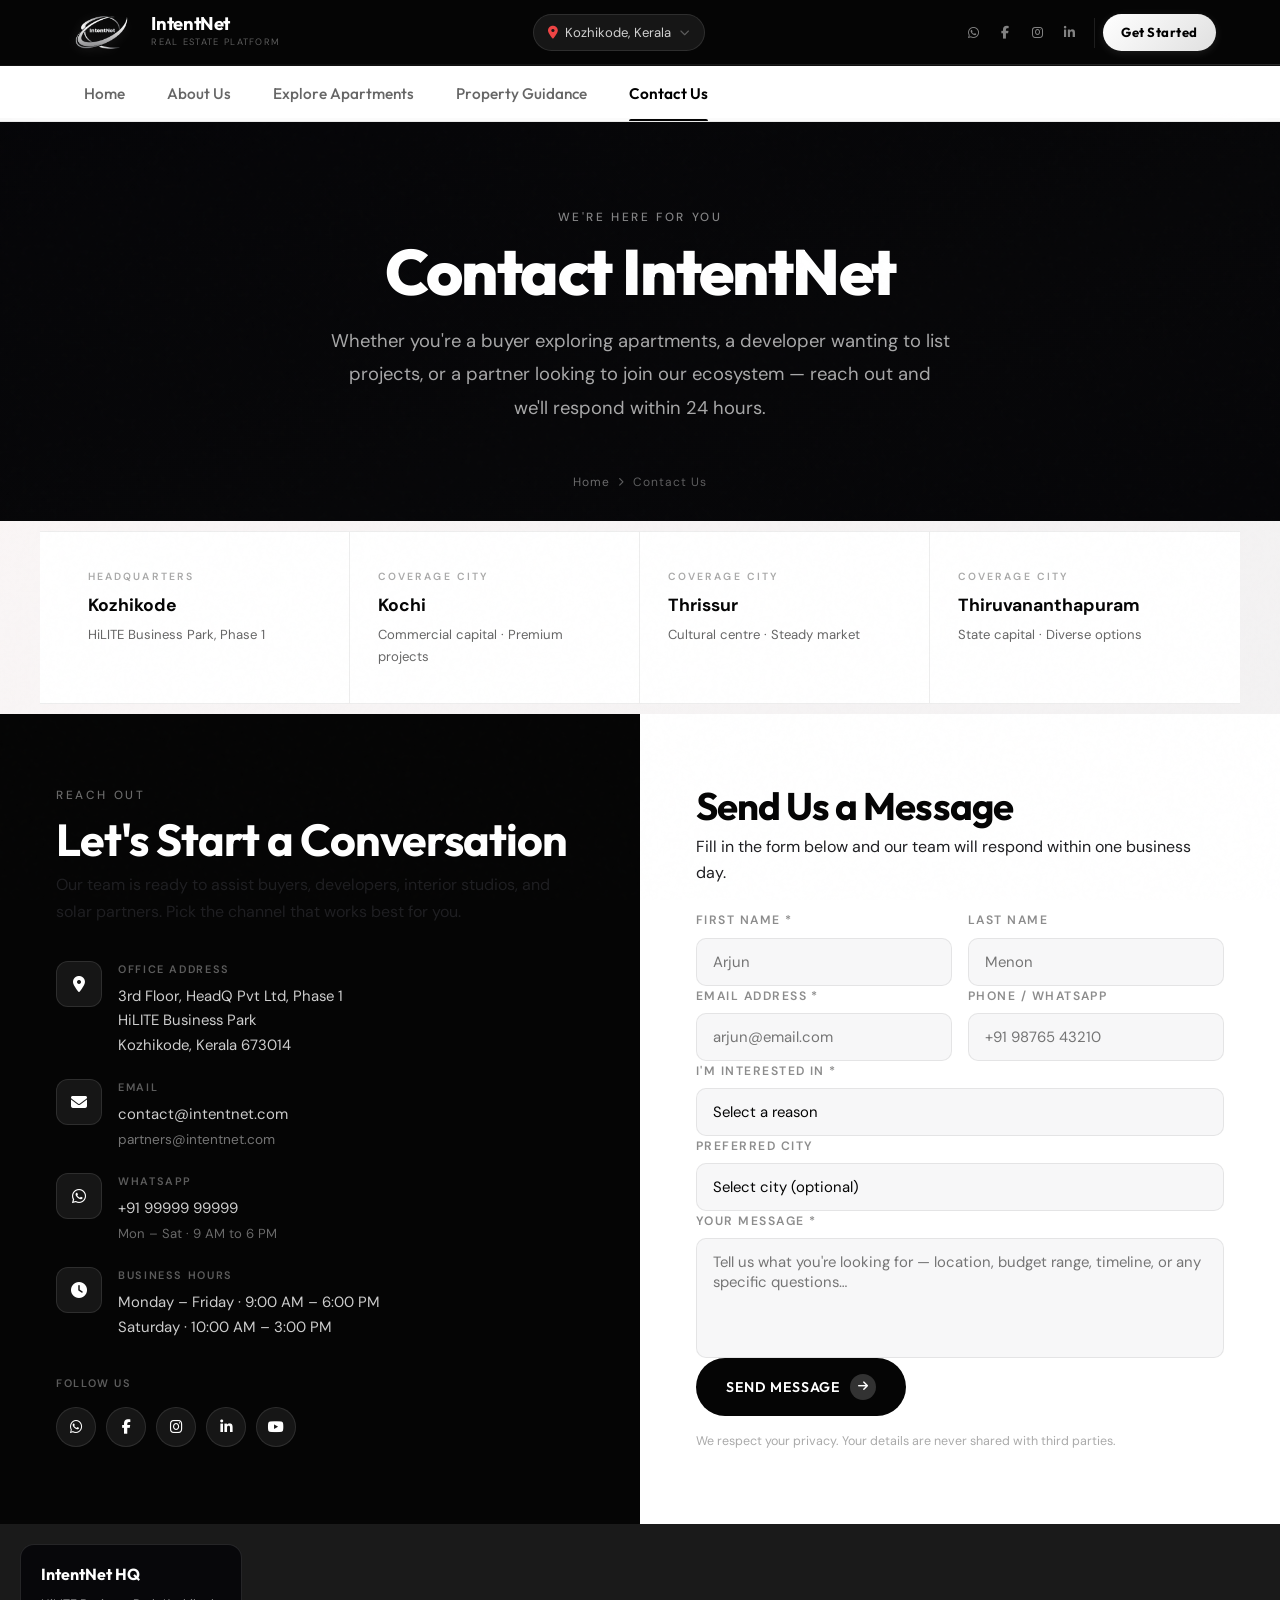
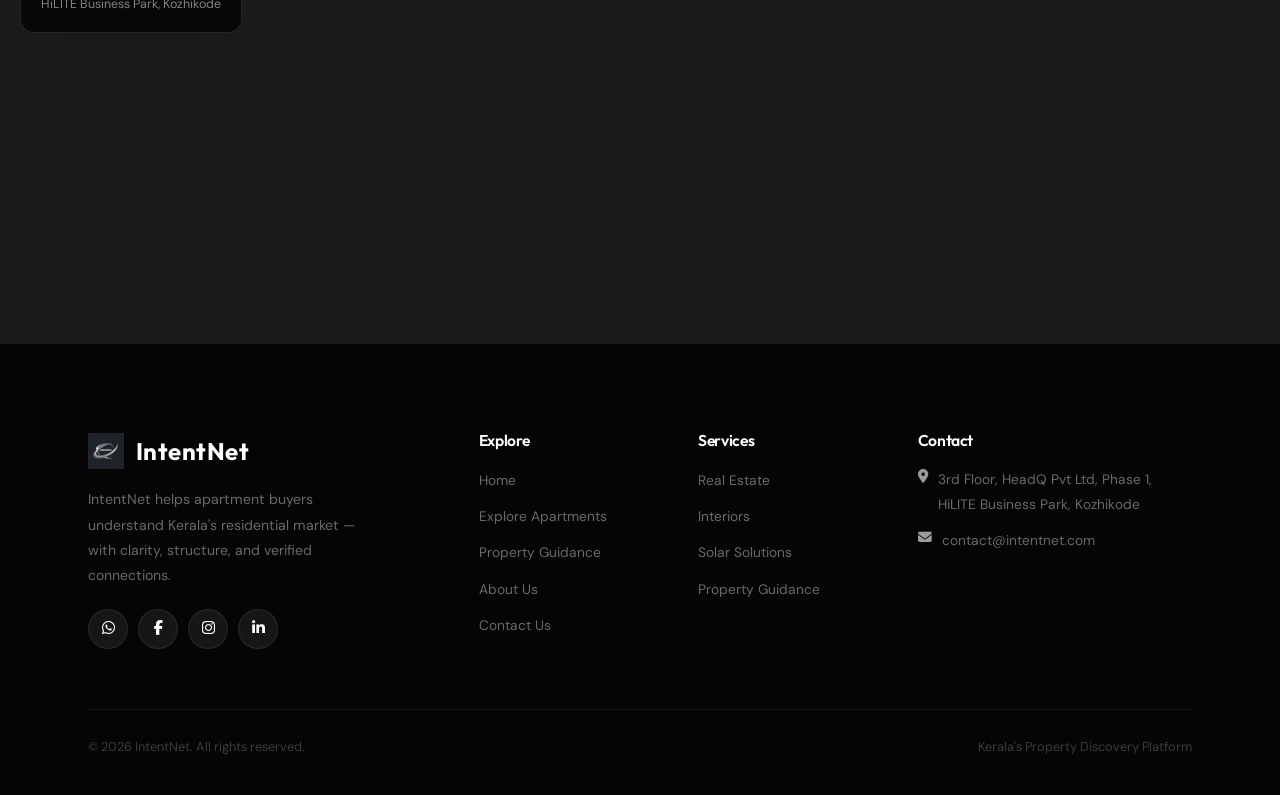
<file: contact.html>
<!DOCTYPE html>
<html lang="en">

<head>
  <meta charset="UTF-8">
  <meta name="viewport" content="width=device-width, initial-scale=1.0">
  <title>Contact Us — IntentNet | Kerala Real Estate</title>
  <link rel="icon" href="assets/favicon/favicon.ico" type="image/x-icon">
  <link
    href="https://fonts.googleapis.com/css2?family=Outfit:wght@300;400;500;600;700;800;900&family=DM+Sans:ital,opsz,wght@0,9..40,300;0,9..40,400;0,9..40,500;0,9..40,600;1,9..40,300&family=Cormorant+Garamond:ital,wght@0,400;0,600;1,400&display=swap"
    rel="stylesheet">
  <link rel="stylesheet" href="https://cdnjs.cloudflare.com/ajax/libs/font-awesome/6.4.0/css/all.min.css">
  <link rel="stylesheet" href="styles.css">
  <link rel="stylesheet" href="page-styles.css">
</head>

<body class="page-offset">

  <!-- PAGE LOADER -->
  <!-- <div class="page-loader" id="pageLoader">
  <div class="loader-content">
    <img src="assets/logo/intentnet-logo.png" alt="IntentNet">
    <div class="loader-spinner"></div>
  </div>
</div> -->

  <div class="pbar" id="pbar"></div>

  <!-- ===== NAVBAR ===== -->
  <nav class="navbar" id="navbar">
    <div class="nt">
      <a href="index.html" class="nl">
        <img src="assets/logo/intentnet-logo.png" alt="IntentNet" onerror="this.style.display='none'">
        <div class="nl-text"><strong>IntentNet</strong><span>Real Estate Platform</span></div>
      </a>
      <div class="nav-loc">
        <i class="fa-solid fa-location-dot pin"></i>
        <span>Kozhikode, Kerala</span>
        <i class="fa-solid fa-chevron-down chev"></i>
      </div>
      <div class="nr">
        <div class="nsoc">
          <a href="#"><i class="fa-brands fa-whatsapp"></i></a>
          <a href="#"><i class="fa-brands fa-facebook-f"></i></a>
          <a href="#"><i class="fa-brands fa-instagram"></i></a>
          <a href="#"><i class="fa-brands fa-linkedin-in"></i></a>
        </div>
        <a href="contact.html" class="nav-pill">Get Started</a>
        <button class="ham" id="ham" aria-label="Open menu"><span></span><span></span><span></span></button>
      </div>
    </div>
    <div class="nb">
      <div class="nb-links">
        <a href="index.html">Home</a>
        <a href="about.html">About Us</a>
        <a href="explore_apartments.html">Explore Apartments</a>
        <a href="property_guidance.html">Property Guidance</a>
        <a href="contact.html" class="active">Contact Us</a>
      </div>
    </div>
  </nav>

  <!-- ===== MOBILE MENU ===== -->
  <div class="mob-menu" id="mobMenu">
    <button class="mob-close" id="mc"><i class="fa-solid fa-xmark"></i></button>
    <nav class="mob-nav">
      <a href="index.html"><i class="fa-solid fa-house"></i> Home</a>
      <a href="explore_apartments.html"><i class="fa-solid fa-building"></i> Explore Apartments</a>
      <a href="property_guidance.html"><i class="fa-solid fa-handshake"></i> Property Guidance</a>
      <a href="about.html"><i class="fa-solid fa-users"></i> About Us</a>
      <a href="contact.html"><i class="fa-solid fa-envelope"></i> Contact Us</a>
    </nav>
    <div class="mob-soc">
      <a href="#"><i class="fa-brands fa-whatsapp"></i></a>
      <a href="#"><i class="fa-brands fa-facebook-f"></i></a>
      <a href="#"><i class="fa-brands fa-instagram"></i></a>
      <a href="#"><i class="fa-brands fa-linkedin-in"></i></a>
    </div>
  </div>

  <!-- ===== PAGE HERO ===== -->
  <section class="pg-hero" style="min-height:340px;">
    <div class="pg-hero-bg"
      style="background-image:url('https://images.unsplash.com/photo-1600607687644-aac4c15cecb1?auto=format&fit=crop&w=2000&q=80');">
    </div>
    <div class="pg-hero-ov"></div>
    <div class="pg-hero-content rv" style="padding:90px 5% 60px;">
      <span class="kicker">We're Here for You</span>
      <h1>Contact IntentNet</h1>
      <p>Whether you're a buyer exploring apartments, a developer wanting to list projects, or a partner looking to join
        our ecosystem — reach out and we'll respond within 24 hours.</p>
    </div>
    <div class="pg-breadcrumb">
      <a href="index.html">Home</a>
      <i class="fa-solid fa-chevron-right"></i>
      <span>Contact Us</span>
    </div>
  </section>

  <!-- ===== CITY COVERAGE STRIP ===== -->
  <div class="contact-cities section-space" style="margin-top: 10px;margin-bottom:10px;">
    <div class="cc-item rv">
      <span class="cc-city">Headquarters</span>
      <div class="cc-name">Kozhikode</div>
      <div class="cc-note">HiLITE Business Park, Phase 1</div>
    </div>
    <div class="cc-item rv" style="transition-delay:.1s">
      <span class="cc-city">Coverage City</span>
      <div class="cc-name">Kochi</div>
      <div class="cc-note">Commercial capital · Premium projects</div>
    </div>
    <div class="cc-item rv" style="transition-delay:.2s">
      <span class="cc-city">Coverage City</span>
      <div class="cc-name">Thrissur</div>
      <div class="cc-note">Cultural centre · Steady market</div>
    </div>
    <div class="cc-item rv" style="transition-delay:.3s">
      <span class="cc-city">Coverage City</span>
      <div class="cc-name">Thiruvananthapuram</div>
      <div class="cc-note">State capital · Diverse options</div>
    </div>
  </div>

  <!-- ===== CONTACT LAYOUT: INFO LEFT + FORM RIGHT ===== -->
  <div class="contact-layout section-spacea">

    <!-- LEFT: contact info -->
    <div class="contact-info rl">
      <div>
        <span class="kicker" style="color:rgba(255,255,255,.4);">Reach Out</span>
        <h2>Let's Start a Conversation</h2>
        <p>Our team is ready to assist buyers, developers, interior studios, and solar partners. Pick the channel that
          works best for you.</p>
      </div>

      <div class="ci-items">
        <div class="ci-item">
          <div class="ci-ic"><i class="fa-solid fa-location-dot"></i></div>
          <div>
            <span class="ci-label">Office Address</span>
            <div class="ci-val">3rd Floor, HeadQ Pvt Ltd, Phase 1<br>HiLITE Business Park<br>Kozhikode, Kerala 673014
            </div>
          </div>
        </div>
        <div class="ci-item">
          <div class="ci-ic"><i class="fa-solid fa-envelope"></i></div>
          <div>
            <span class="ci-label">Email</span>
            <div class="ci-val">
              <a href="mailto:contact@intentnet.com">contact@intentnet.com</a><br>
              <a href="mailto:partners@intentnet.com"
                style="color:rgba(255,255,255,.45);font-size:.85rem;">partners@intentnet.com</a>
            </div>
          </div>
        </div>
        <div class="ci-item">
          <div class="ci-ic"><i class="fa-brands fa-whatsapp"></i></div>
          <div>
            <span class="ci-label">WhatsApp</span>
            <div class="ci-val">
              <a href="https://wa.me/919999999999" target="_blank" rel="noopener">+91 99999 99999</a><br>
              <span style="font-size:.82rem;color:rgba(255,255,255,.4);">Mon – Sat · 9 AM to 6 PM</span>
            </div>
          </div>
        </div>
        <div class="ci-item">
          <div class="ci-ic"><i class="fa-solid fa-clock"></i></div>
          <div>
            <span class="ci-label">Business Hours</span>
            <div class="ci-val">Monday – Friday · 9:00 AM – 6:00 PM<br>Saturday · 10:00 AM – 3:00 PM</div>
          </div>
        </div>
      </div>

      <div>
        <span class="ci-label" style="margin-bottom:14px;display:block;">Follow Us</span>
        <div class="ci-soc">
          <a href="#" aria-label="WhatsApp"><i class="fa-brands fa-whatsapp"></i></a>
          <a href="#" aria-label="Facebook"><i class="fa-brands fa-facebook-f"></i></a>
          <a href="#" aria-label="Instagram"><i class="fa-brands fa-instagram"></i></a>
          <a href="#" aria-label="LinkedIn"><i class="fa-brands fa-linkedin-in"></i></a>
          <a href="#" aria-label="YouTube"><i class="fa-brands fa-youtube"></i></a>
        </div>
      </div>
    </div>

    <!-- RIGHT: Contact form -->
    <div class="contact-form-panel rr">
      <div>
        <h2>Send Us a Message</h2>
        <p>Fill in the form below and our team will respond within one business day.</p>
      </div>

      <!-- Success banner (hidden by default) -->
      <div class="cf-success" id="cfSuccess">
        <i class="fa-solid fa-circle-check"></i>
        <span>Your message has been sent! We'll be in touch within 24 hours.</span>
      </div>

      <form id="contactForm" novalidate>

        <div class="cf-row">
          <div class="cf-group">
            <label for="cf-fname">First Name *</label>
            <input type="text" id="cf-fname" name="firstname" placeholder="Arjun" required>
          </div>
          <div class="cf-group">
            <label for="cf-lname">Last Name</label>
            <input type="text" id="cf-lname" name="lastname" placeholder="Menon">
          </div>
        </div>

        <div class="cf-row">
          <div class="cf-group">
            <label for="cf-email">Email Address *</label>
            <input type="email" id="cf-email" name="email" placeholder="arjun@email.com" required>
          </div>
          <div class="cf-group">
            <label for="cf-phone">Phone / WhatsApp</label>
            <input type="tel" id="cf-phone" name="phone" placeholder="+91 98765 43210">
          </div>
        </div>

        <div class="cf-group">
          <label for="cf-reason">I'm Interested In *</label>
          <select id="cf-reason" name="reason" required>
            <option value="" disabled selected>Select a reason</option>
            <option>Buying an Apartment</option>
            <option>Partnering as a Developer</option>
            <option>Interior Design Services</option>
            <option>Solar Solution Services</option>
            <option>General Enquiry</option>
          </select>
        </div>

        <div class="cf-group">
          <label for="cf-city">Preferred City</label>
          <select id="cf-city" name="city">
            <option value="" disabled selected>Select city (optional)</option>
            <option>Kochi</option>
            <option>Kozhikode</option>
            <option>Thrissur</option>
            <option>Thiruvananthapuram</option>
            <option>Other / Multiple Cities</option>
          </select>
        </div>

        <div class="cf-group">
          <label for="cf-msg">Your Message *</label>
          <textarea id="cf-msg" name="message"
            placeholder="Tell us what you're looking for — location, budget range, timeline, or any specific questions…"
            required></textarea>
        </div>

        <div class="cf-submit">
          <button type="submit" class="btn btn-dk">
            <span class="btn-rip"></span>
            Send Message
            <span class="btn-arr"><i class="fa-solid fa-arrow-right"></i></span>
          </button>
          <p class="cf-note">We respect your privacy. Your details are never shared with third parties.</p>
        </div>

      </form>
    </div>

  </div><!-- /contact-layout -->

  <!-- ============================================================ MAP ============================================================ -->
  <section class="contact-map">
    <iframe src="https://www.google.com/maps/embed?pb=!1m18!1m12!1m3!1d15652.74045054653!2d75.8150015026331!3d11.247789104170351!2m3!1f0!2f0!3f0!3m2!1i1024!2i768!4f13.1!3m3!1m2!1s0x3ba65b987d157b75%3A0x1cb91250aa9a210a!2sHeadQ!5e0!3m2!1sen!2sin!4v1774088388832!5m2!1sen!2sin" allowfullscreen="" loading="lazy" referrerpolicy="no-referrer-when-downgrade"></iframe>
    <div class="contact-map-overlay">
      <strong>IntentNet HQ</strong>
      <span>HiLITE Business Park, Kozhikode</span>
    </div>
  </section>


  <!-- ===== FOOTER ===== -->
  <footer class="foot">
    <div class="container">
      <div class="ftgrid">
        <div class="ftbrand">
          <div style="display:flex; align-items:center; gap:12px; margin-bottom:16px;">
            <img src="assets/logo/intentnet.jpeg" alt="IntentNet" onerror="this.alt='IntentNet'" style="margin-bottom:0; height:36px;">
            <span style="font-family:'Outfit', sans-serif; font-size:1.5rem; font-weight:700; color:#fff; letter-spacing:0.02em;">IntentNet</span>
          </div>
          <p>IntentNet helps apartment buyers understand Kerala's residential market — with clarity, structure, and
            verified connections.</p>
          <div class="ftsoc">
            <a href="#"><i class="fa-brands fa-whatsapp"></i></a>
            <a href="#"><i class="fa-brands fa-facebook-f"></i></a>
            <a href="#"><i class="fa-brands fa-instagram"></i></a>
            <a href="#"><i class="fa-brands fa-linkedin-in"></i></a>
          </div>
        </div>
        <div class="ftcol">
          <h5>Explore</h5>
          <ul>
            <li><a href="index.html">Home</a></li>
            <li><a href="explore_apartments.html">Explore Apartments</a></li>
            <li><a href="property_guidance.html">Property Guidance</a></li>
            <li><a href="about.html">About Us</a></li>
            <li><a href="contact.html">Contact Us</a></li>
          </ul>
        </div>
        <div class="ftcol">
          <h5>Services</h5>
          <ul>
            <li><a href="#">Real Estate</a></li>
            <li><a href="#">Interiors</a></li>
            <li><a href="#">Solar Solutions</a></li>
            <li><a href="property_guidance.html">Property Guidance</a></li>
          </ul>
        </div>
        <div class="ftcol ftadr">
          <h5>Contact</h5>
          <p><i class="fa-solid fa-location-dot"></i>3rd Floor, HeadQ Pvt Ltd, Phase 1, HiLITE Business Park, Kozhikode
          </p>
          <p><i class="fa-solid fa-envelope"></i>contact@intentnet.com</p>
        </div>
      </div>
      <div class="ftbar">
        <p>&copy; 2026 IntentNet. All rights reserved.</p>
        <p>Kerala's Property Discovery Platform</p>
      </div>
    </div>
  </footer>

  <script src="main.js"></script>
  <script>
    /* CONTACT FORM */
    const contactForm = document.getElementById('contactForm');
    const cfSuccess = document.getElementById('cfSuccess');

    if (contactForm) {
      contactForm.addEventListener('submit', e => {
        e.preventDefault();
        const required = [
          { id: 'cf-fname', val: document.getElementById('cf-fname').value.trim() },
          { id: 'cf-email', val: document.getElementById('cf-email').value.trim() },
          { id: 'cf-reason', val: document.getElementById('cf-reason').value },
          { id: 'cf-msg', val: document.getElementById('cf-msg').value.trim() }
        ];

        let valid = true;
        required.forEach(({ id, val }) => {
          const el = document.getElementById(id);
          if (!val) {
            valid = false;
            el.style.borderColor = '#e55';
            el.style.boxShadow = '0 0 0 3px rgba(220,60,60,.1)';
            el.addEventListener('input', () => {
              el.style.borderColor = '';
              el.style.boxShadow = '';
            }, { once: true });
          }
        });

        if (!valid) return;

        /* Hide form, show success */
        contactForm.style.display = 'none';
        cfSuccess.classList.add('show');
        cfSuccess.scrollIntoView({ behavior: 'smooth', block: 'nearest' });
      });
    }
  </script>

  <script>
    document.getElementById("contactForm").addEventListener("submit", function (e) {
      e.preventDefault();

      // Get values
      var fname = document.getElementById("cf-fname").value;
      var lname = document.getElementById("cf-lname").value;
      var email = document.getElementById("cf-email").value;
      var phone = document.getElementById("cf-phone").value;
      var reason = document.getElementById("cf-reason").value;
      var city = document.getElementById("cf-city").value;
      var message = document.getElementById("cf-msg").value;

      // WhatsApp number
      var whatsappNumber = "918129542337";

      // Message format
      var text =
        "🏗 *New Website Inquiry*%0A%0A" +
        "👤 *Name:* " + fname + " " + lname + "%0A" +
        "📧 *Email:* " + email + "%0A" +
        "📞 *Phone:* " + phone + "%0A" +
        "📌 *Interest:* " + reason + "%0A" +
        "📍 *City:* " + city + "%0A%0A" +
        "📝 *Message:*%0A" + message;

      // Open WhatsApp
      var url = "https://wa.me/" + whatsappNumber + "?text=" + text;
      window.open(url, '_blank');

      // Show success message
      document.getElementById("cfSuccess").style.display = "flex";

      // Optional: reset form
      document.getElementById("contactForm").reset();
    });
  </script>
</body>

</html>
</file>
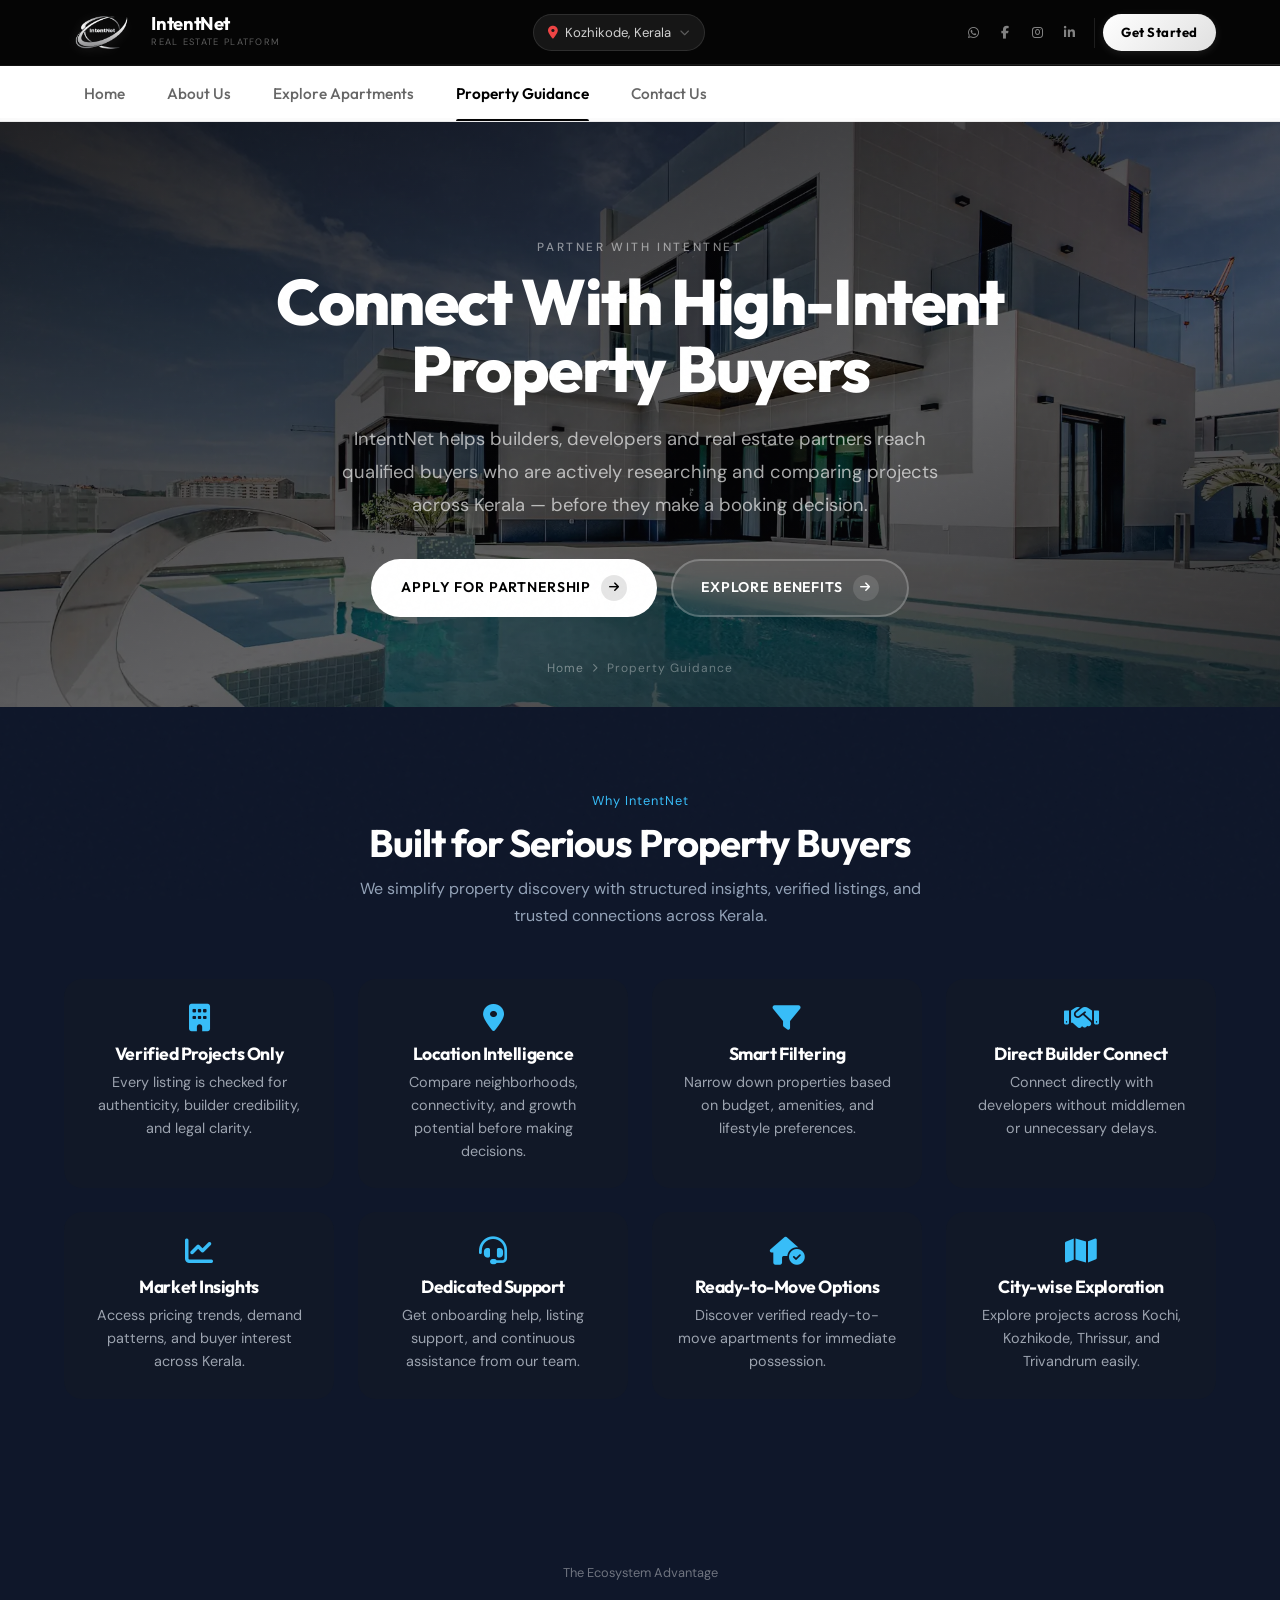
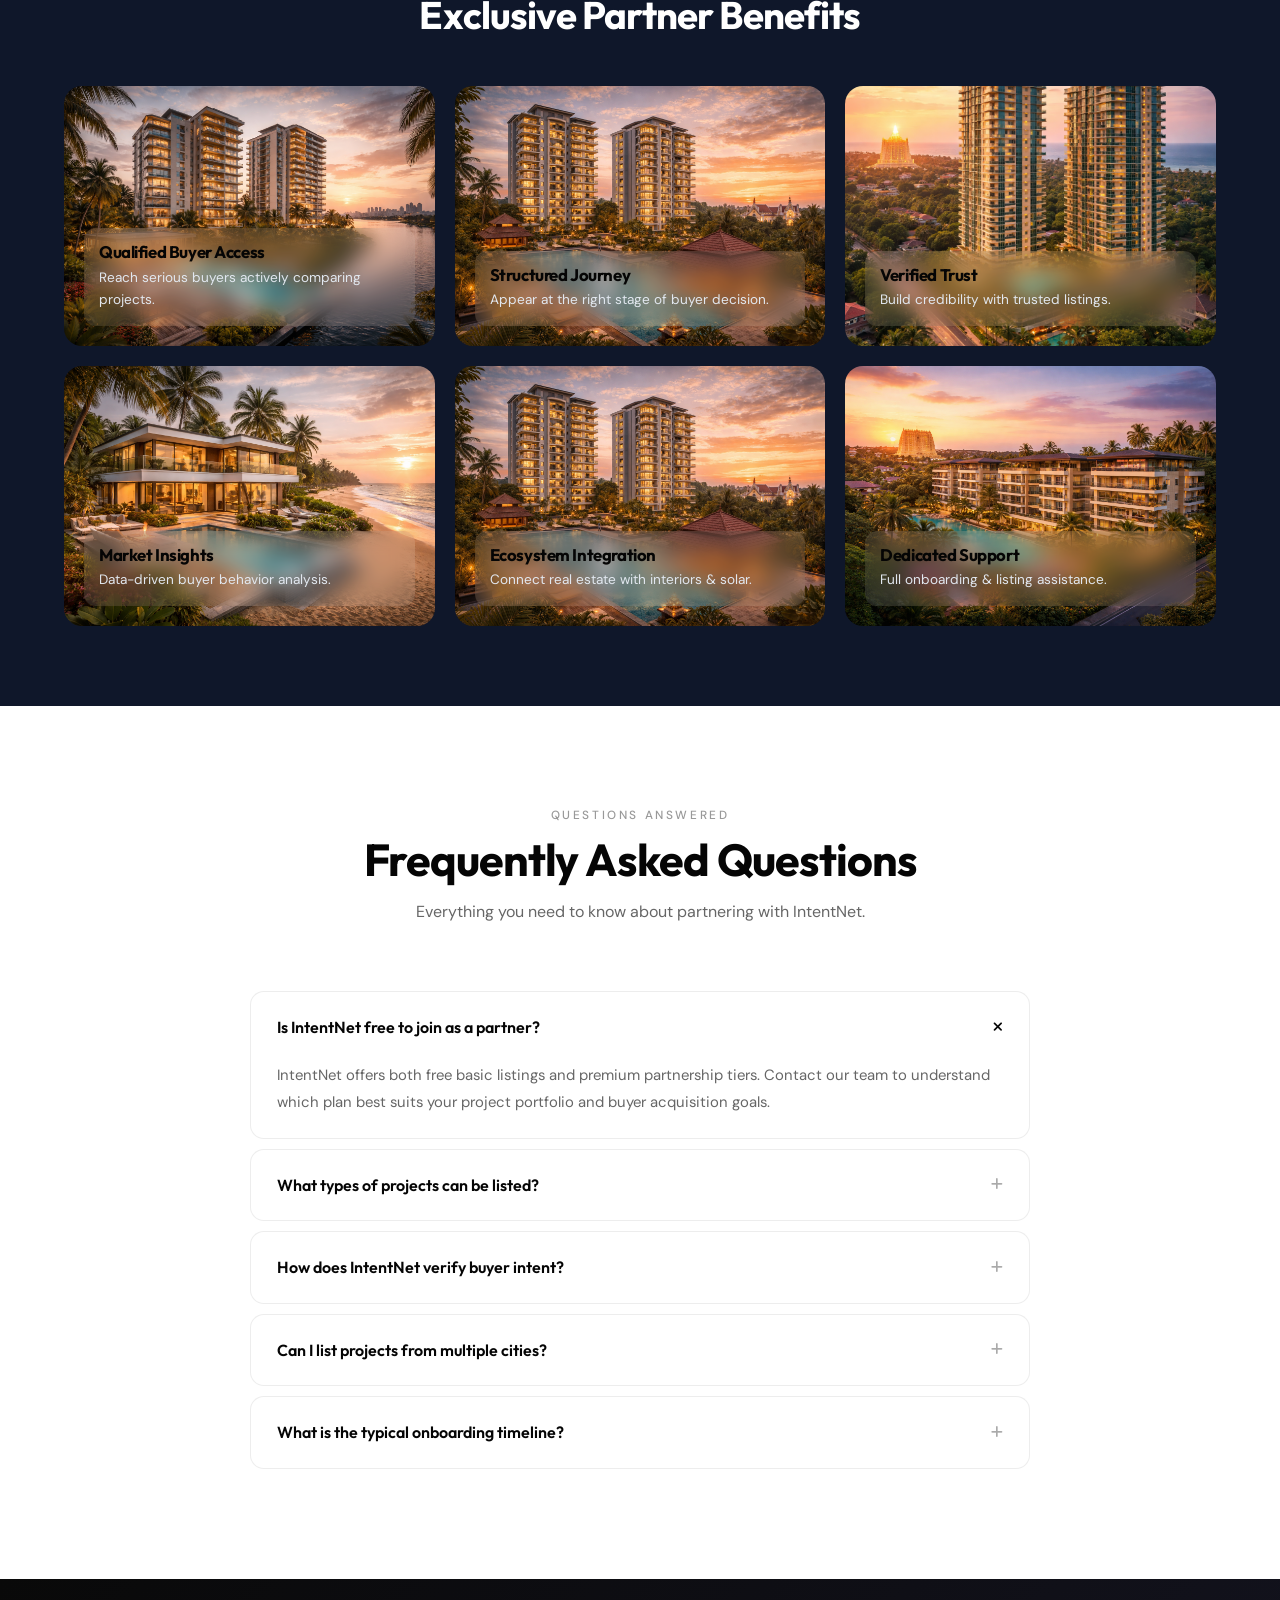
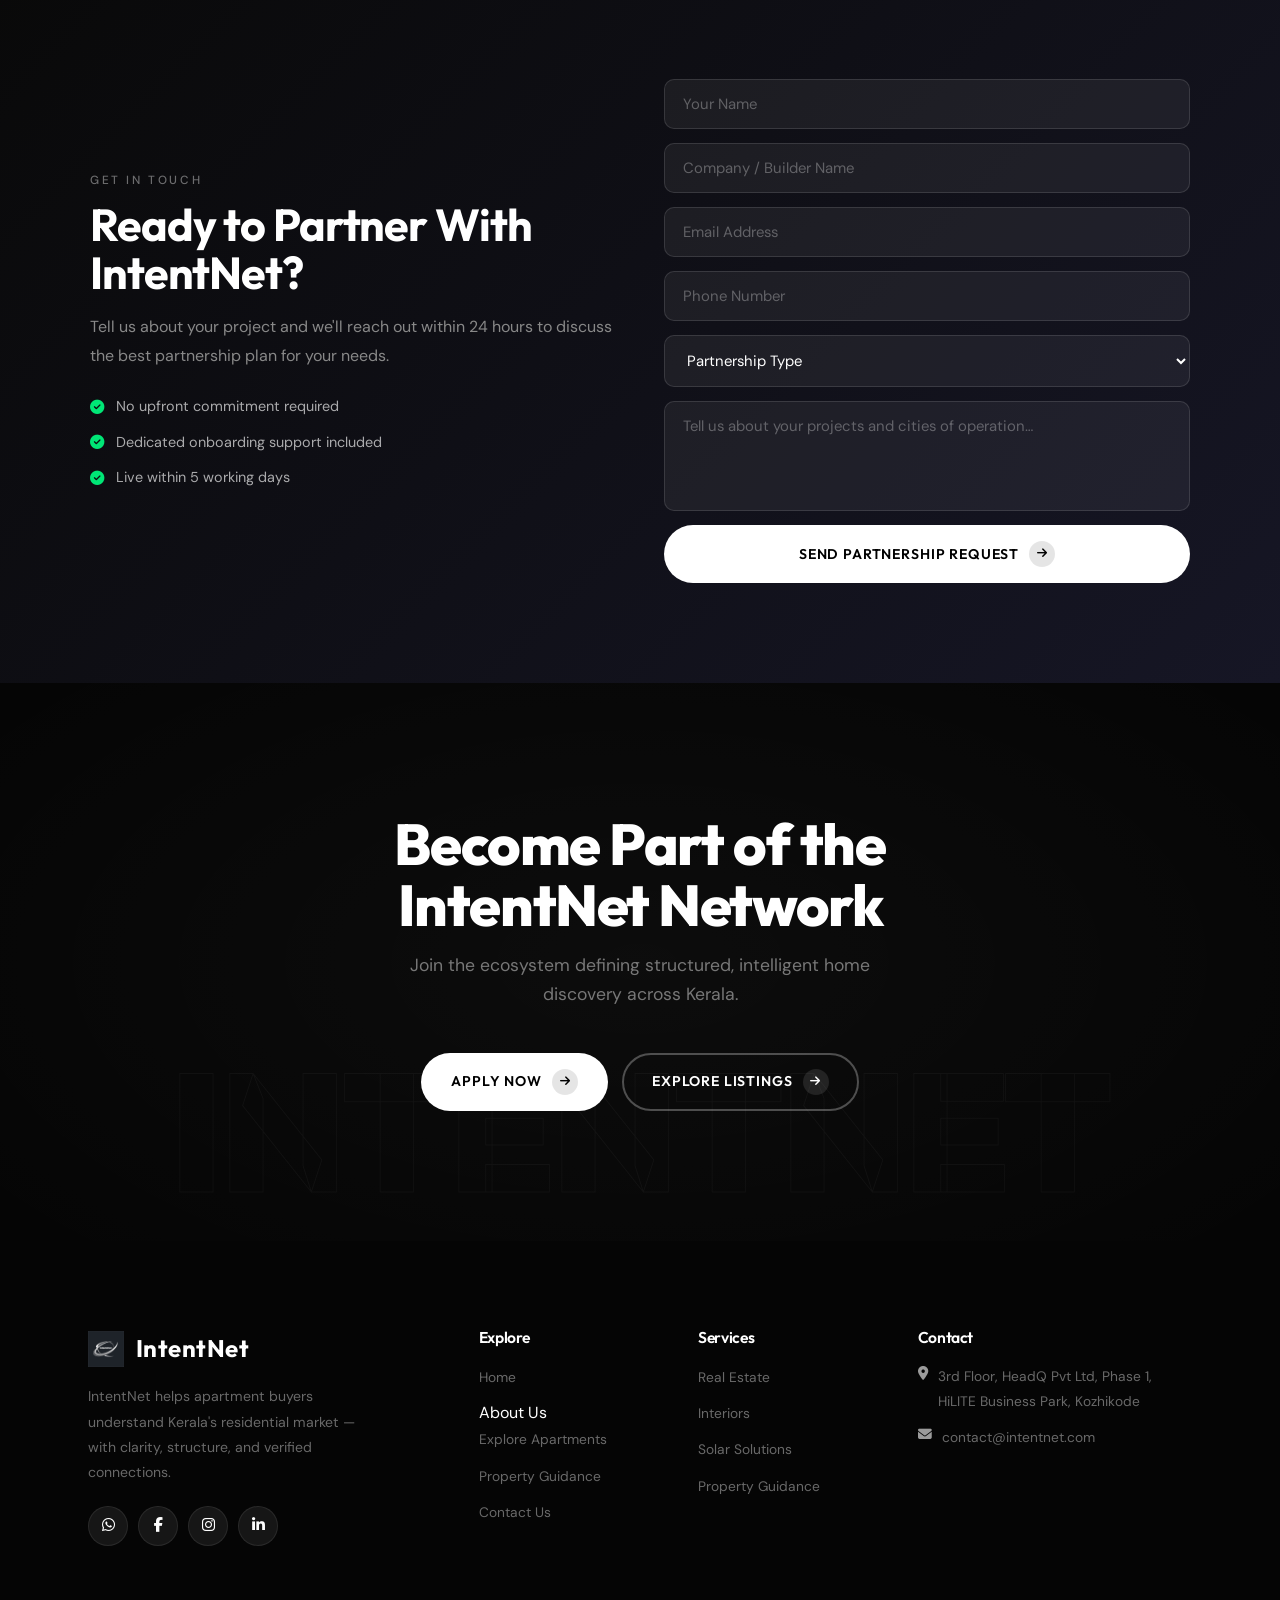
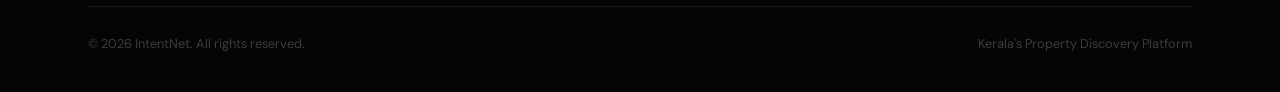
<file: property_guidance.html>
<!DOCTYPE html>
<html lang="en">

<head>
  <meta charset="UTF-8">
  <meta name="viewport" content="width=device-width, initial-scale=1.0">
  <title>Property Guidance — IntentNet | Kerala Real Estate</title>
  <link rel="icon" href="assets/favicon/favicon.ico" type="image/x-icon">
  <link
    href="https://fonts.googleapis.com/css2?family=Outfit:wght@300;400;500;600;700;800;900&family=DM+Sans:ital,opsz,wght@0,9..40,300;0,9..40,400;0,9..40,500;0,9..40,600;1,9..40,300&family=Cormorant+Garamond:ital,wght@0,400;0,600;1,400&display=swap"
    rel="stylesheet">
  <link rel="stylesheet" href="https://cdnjs.cloudflare.com/ajax/libs/font-awesome/6.4.0/css/all.min.css">
  <link rel="stylesheet" href="styles.css">
  <link rel="stylesheet" href="page-styles.css">
</head>

<body class="page-offset">

  <!-- PAGE LOADER -->
  <!-- <div class="page-loader" id="pageLoader">
  <div class="loader-content">
    <img src="assets/logo/intentnet-logo.png" alt="IntentNet">
    <div class="loader-spinner"></div>
  </div>
</div> -->

  <!-- PROGRESS BAR -->
  <div class="pbar" id="pbar"></div>

  <!-- ============================================================ NAVBAR ============================================================ -->
  <nav class="navbar" id="navbar">
    <div class="nt">
      <a href="index.html" class="nl">
        <img src="assets/logo/intentnet-logo.png" alt="IntentNet" onerror="this.style.display='none'">
        <div class="nl-text"><strong>IntentNet</strong><span>Real Estate Platform</span></div>
      </a>
      <div class="nav-loc">
        <i class="fa-solid fa-location-dot pin"></i>
        <span>Kozhikode, Kerala</span>
        <i class="fa-solid fa-chevron-down chev"></i>
      </div>
      <div class="nr">
        <div class="nsoc">
          <a href="#" aria-label="WhatsApp"><i class="fa-brands fa-whatsapp"></i></a>
          <a href="#" aria-label="Facebook"><i class="fa-brands fa-facebook-f"></i></a>
          <a href="#" aria-label="Instagram"><i class="fa-brands fa-instagram"></i></a>
          <a href="#" aria-label="LinkedIn"><i class="fa-brands fa-linkedin-in"></i></a>
        </div>
        <a href="contact.html" class="nav-pill">Get Started</a>
        <button class="ham" id="ham" aria-label="Open menu"><span></span><span></span><span></span></button>
      </div>
    </div>
    <div class="nb">
      <div class="nb-links">
        <a href="index.html">Home</a>
        <a href="about.html">About Us</a>
        <a href="explore_apartments.html">Explore Apartments</a>
        <a href="property_guidance.html" class="active">Property Guidance</a>
        <a href="contact.html">Contact Us</a>
      </div>
    </div>
  </nav>

  <!-- MOBILE MENU -->
  <div class="mob-menu" id="mobMenu">
    <button class="mob-close" id="mc" aria-label="Close menu"><i class="fa-solid fa-xmark"></i></button>
    <nav class="mob-nav">
      <a href="index.html"><i class="fa-solid fa-house"></i> Home</a>
      <a href="explore_apartments.html"><i class="fa-solid fa-building"></i> Explore Apartments</a>
      <a href="property_guidance.html"><i class="fa-solid fa-handshake"></i> Property Guidance</a>
      <a href="about.html"><i class="fa-solid fa-users"></i> About Us</a>
      <a href="contact.html"><i class="fa-solid fa-envelope"></i> Contact Us</a>
    </nav>
    <div class="mob-soc">
      <a href="#"><i class="fa-brands fa-whatsapp"></i></a>
      <a href="#"><i class="fa-brands fa-facebook-f"></i></a>
      <a href="#"><i class="fa-brands fa-instagram"></i></a>
      <a href="#"><i class="fa-brands fa-linkedin-in"></i></a>
    </div>
  </div>

  <!-- ============================================================ PAGE HERO ============================================================ -->
  <section class="pg-hero">
    <div class="pg-hero-bg" style="background-image:url('assets/banners/property-guidance.webp');"></div>
    <div class="pg-hero-ov"></div>
    <div class="pg-hero-content rv">
      <span class="kicker">Partner With IntentNet</span>
      <h1>Connect With High-Intent Property Buyers</h1>
      <p>IntentNet helps builders, developers and real estate partners reach qualified buyers who are actively
        researching and comparing projects across Kerala — before they make a booking decision.</p>
      <div class="pg-hero-btns">
        <a href="contact.html" class="btn btn-wh"><span class="btn-rip"></span>Apply for Partnership<span
            class="btn-arr"><i class="fa-solid fa-arrow-right"></i></span></a>
        <a href="#benefits" class="btn"
          style="background:rgba(255,255,255,.08);color:#fff;border:2px solid rgba(255,255,255,.22);backdrop-filter:blur(10px);"><span
            class="btn-rip"></span>Explore Benefits<span class="btn-arr" style="background:rgba(255,255,255,.12);"><i
              class="fa-solid fa-arrow-right"></i></span></a>
      </div>
    </div>
    <div class="pg-breadcrumb">
      <a href="index.html">Home</a>
      <i class="fa-solid fa-chevron-right"></i>
      <span>Property Guidance</span>
    </div>
  </section>

  <!-- ============================================================ STATS BAR ============================================================ -->
  <section style="padding:80px 5%;background:#0f172a;">

    <!-- TITLE -->
    <div style="text-align:center;margin-bottom:50px;">
      <span style="color:#38bdf8;font-size:.8rem;letter-spacing:1px;">
        Why IntentNet
      </span>

      <h2 style="color:#fff;font-size:clamp(2rem,3vw,2.6rem);margin-top:10px;">
        Built for Serious Property Buyers
      </h2>

      <p style="color:#94a3b8;max-width:600px;margin:12px auto 0;">
        We simplify property discovery with structured insights, verified listings, and trusted connections across
        Kerala.
      </p>
    </div>

    <!-- GRID -->
    <div style="
    display:grid;
    grid-template-columns:repeat(auto-fit, minmax(250px, 1fr));
    gap:24px;
    max-width:1200px;
    margin:auto;
  ">

      <!-- CARD 1 -->
      <div style="
      background:#111827;
      border-radius:18px;
      padding:25px;
      text-align:center;
      transition:.4s;
      cursor:pointer;
    " onmouseover="this.style.transform='translateY(-8px)';this.style.boxShadow='0 15px 30px rgba(0,0,0,0.4)'"
        onmouseout="this.style.transform='none';this.style.boxShadow='none'">

        <i class="fa-solid fa-building" style="font-size:28px;color:#38bdf8;margin-bottom:12px;"></i>

        <h3 style="color:#fff;margin:0;font-size:1.1rem;">
          Verified Projects Only
        </h3>

        <p style="color:#9ca3af;font-size:.9rem;margin-top:8px;line-height:1.6;">
          Every listing is checked for authenticity, builder credibility, and legal clarity.
        </p>
      </div>

      <!-- CARD 2 -->
      <div style="
      background:#111827;
      border-radius:18px;
      padding:25px;
      text-align:center;
      transition:.4s;
      cursor:pointer;
    " onmouseover="this.style.transform='translateY(-8px)';this.style.boxShadow='0 15px 30px rgba(0,0,0,0.4)'"
        onmouseout="this.style.transform='none';this.style.boxShadow='none'">

        <i class="fa-solid fa-location-dot" style="font-size:28px;color:#38bdf8;margin-bottom:12px;"></i>

        <h3 style="color:#fff;margin:0;font-size:1.1rem;">
          Location Intelligence
        </h3>

        <p style="color:#9ca3af;font-size:.9rem;margin-top:8px;line-height:1.6;">
          Compare neighborhoods, connectivity, and growth potential before making decisions.
        </p>
      </div>

      <!-- CARD 3 -->
      <div style="
      background:#111827;
      border-radius:18px;
      padding:25px;
      text-align:center;
      transition:.4s;
      cursor:pointer;
    " onmouseover="this.style.transform='translateY(-8px)';this.style.boxShadow='0 15px 30px rgba(0,0,0,0.4)'"
        onmouseout="this.style.transform='none';this.style.boxShadow='none'">

        <i class="fa-solid fa-filter" style="font-size:28px;color:#38bdf8;margin-bottom:12px;"></i>

        <h3 style="color:#fff;margin:0;font-size:1.1rem;">
          Smart Filtering
        </h3>

        <p style="color:#9ca3af;font-size:.9rem;margin-top:8px;line-height:1.6;">
          Narrow down properties based on budget, amenities, and lifestyle preferences.
        </p>
      </div>

      <!-- CARD 4 -->
      <div style="
      background:#111827;
      border-radius:18px;
      padding:25px;
      text-align:center;
      transition:.4s;
      cursor:pointer;
    " onmouseover="this.style.transform='translateY(-8px)';this.style.boxShadow='0 15px 30px rgba(0,0,0,0.4)'"
        onmouseout="this.style.transform='none';this.style.boxShadow='none'">

        <i class="fa-solid fa-handshake" style="font-size:28px;color:#38bdf8;margin-bottom:12px;"></i>

        <h3 style="color:#fff;margin:0;font-size:1.1rem;">
          Direct Builder Connect
        </h3>

        <p style="color:#9ca3af;font-size:.9rem;margin-top:8px;line-height:1.6;">
          Connect directly with developers without middlemen or unnecessary delays.
        </p>
      </div>

      <!-- CARD 5 -->
      <div style="
      background:#111827;
      border-radius:18px;
      padding:25px;
      text-align:center;
      transition:.4s;
      cursor:pointer;
    " onmouseover="this.style.transform='translateY(-8px)';this.style.boxShadow='0 15px 30px rgba(0,0,0,0.4)'"
        onmouseout="this.style.transform='none';this.style.boxShadow='none'">

        <i class="fa-solid fa-chart-line" style="font-size:28px;color:#38bdf8;margin-bottom:12px;"></i>

        <h3 style="color:#fff;margin:0;font-size:1.1rem;">
          Market Insights
        </h3>

        <p style="color:#9ca3af;font-size:.9rem;margin-top:8px;line-height:1.6;">
          Access pricing trends, demand patterns, and buyer interest across Kerala.
        </p>
      </div>

      <!-- CARD 6 -->
      <div style="
      background:#111827;
      border-radius:18px;
      padding:25px;
      text-align:center;
      transition:.4s;
      cursor:pointer;
    " onmouseover="this.style.transform='translateY(-8px)';this.style.boxShadow='0 15px 30px rgba(0,0,0,0.4)'"
        onmouseout="this.style.transform='none';this.style.boxShadow='none'">

        <i class="fa-solid fa-headset" style="font-size:28px;color:#38bdf8;margin-bottom:12px;"></i>

        <h3 style="color:#fff;margin:0;font-size:1.1rem;">
          Dedicated Support
        </h3>

        <p style="color:#9ca3af;font-size:.9rem;margin-top:8px;line-height:1.6;">
          Get onboarding help, listing support, and continuous assistance from our team.
        </p>
      </div>

      <!-- CARD 7 -->
      <div style="
  background:#111827;
  border-radius:18px;
  padding:25px;
  text-align:center;
  transition:.4s;
  cursor:pointer;
" onmouseover="this.style.transform='translateY(-8px)';this.style.boxShadow='0 15px 30px rgba(0,0,0,0.4)'"
        onmouseout="this.style.transform='none';this.style.boxShadow='none'">

        <i class="fa-solid fa-house-circle-check" style="font-size:28px;color:#38bdf8;margin-bottom:12px;"></i>

        <h3 style="color:#fff;margin:0;font-size:1.1rem;">
          Ready-to-Move Options
        </h3>

        <p style="color:#9ca3af;font-size:.9rem;margin-top:8px;line-height:1.6;">
          Discover verified ready-to-move apartments for immediate possession.
        </p>
      </div>

      <!-- CARD 8 -->
      <div style="
  background:#111827;
  border-radius:18px;
  padding:25px;
  text-align:center;
  transition:.4s;
  cursor:pointer;
" onmouseover="this.style.transform='translateY(-8px)';this.style.boxShadow='0 15px 30px rgba(0,0,0,0.4)'"
        onmouseout="this.style.transform='none';this.style.boxShadow='none'">

        <i class="fa-solid fa-map" style="font-size:28px;color:#38bdf8;margin-bottom:12px;"></i>

        <h3 style="color:#fff;margin:0;font-size:1.1rem;">
          City-wise Exploration
        </h3>

        <p style="color:#9ca3af;font-size:.9rem;margin-top:8px;line-height:1.6;">
          Explore projects across Kochi, Kozhikode, Thrissur, and Trivandrum easily.
        </p>
      </div>

    </div>

  </section>


  <!-- ============================================================ BENEFIT CARDS ============================================================ -->
  <section style="padding:80px 5%;background:#0f172a;">

    <!-- TITLE -->
    <div style="text-align:center;margin-bottom:50px;">
      <span style="color:rgba(255,255,255,.4);font-size:.8rem;">
        The Ecosystem Advantage
      </span>
      <h2 style="color:#fff;font-size:clamp(2rem,3vw,2.6rem);margin-top:10px;">
        Exclusive Partner Benefits
      </h2>
    </div>

    <!-- GRID -->
    <div id="benefitGrid" style="
    display:grid;
    grid-template-columns:repeat(3,1fr);
    gap:20px;
    max-width:1200px;
    margin:auto;
  ">

      <!-- CARD -->
      <div class="card">
        <img loading="lazy" src="assets/image-cards/kochi.png">
        <div class="glass">
          <h3>Qualified Buyer Access</h3>
          <p>Reach serious buyers actively comparing projects.</p>
        </div>
      </div>

      <div class="card">
        <img loading="lazy" src="assets/image-cards/thrissur.png">
        <div class="glass">
          <h3>Structured Journey</h3>
          <p>Appear at the right stage of buyer decision.</p>
        </div>
      </div>

      <div class="card">
        <img loading="lazy" src="assets/image-cards/th.png">
        <div class="glass">
          <h3>Verified Trust</h3>
          <p>Build credibility with trusted listings.</p>
        </div>
      </div>

      <div class="card">
        <img loading="lazy" src="assets/image-cards/kozhikode.png">
        <div class="glass">
          <h3>Market Insights</h3>
          <p>Data-driven buyer behavior analysis.</p>
        </div>
      </div>

      <div class="card">
        <img loading="lazy" src="assets/image-cards/thrissur.png">
        <div class="glass">
          <h3>Ecosystem Integration</h3>
          <p>Connect real estate with interiors & solar.</p>
        </div>
      </div>

      <div class="card">
        <img loading="lazy" src="assets/image-cards/th1.png">
        <div class="glass">
          <h3>Dedicated Support</h3>
          <p>Full onboarding & listing assistance.</p>
        </div>
      </div>

    </div>

    <!-- STYLE -->
    <style>
      .card {
        position: relative;
        border-radius: 18px;
        overflow: hidden;
        height: 260px;
        transform: translateY(40px);
        opacity: 0;
        transition: .6s;
      }

      .card img {
        width: 100%;
        height: 100%;
        object-fit: cover;
        transition: .5s;
      }

      .card:hover img {
        transform: scale(1.08);
      }

      /* GLASS STYLE (YOUR REQUIREMENT) */
      .glass {
        position: absolute;
        bottom: 20px;
        left: 20px;
        right: 20px;
        padding: 15px;
        background: rgba(255, 255, 255, 0.1);
        backdrop-filter: blur(10px);
        border-radius: 12px;
        color: #fff;
      }

      .glass h3 {
        margin: 0;
        font-size: 1.05rem;
      }

      .glass p {
        font-size: .85rem;
        margin-top: 5px;
        color: #e2e8f0;
      }

      /* RESPONSIVE FIX */
      @media (max-width:900px) {
        #benefitGrid {
          grid-template-columns: repeat(2, 1fr);
        }
      }

      @media (max-width:600px) {
        #benefitGrid {
          grid-template-columns: 1fr !important;
        }
      }

      /* ANIMATION */
      .card.show {
        transform: translateY(0);
        opacity: 1;
      }
    </style>

    <!-- SCRIPT -->
    <script>
      const cards = document.querySelectorAll('.card');

      const observer = new IntersectionObserver(entries => {
        entries.forEach(entry => {
          if (entry.isIntersecting) {
            entry.target.classList.add('show');
          }
        });
      }, { threshold: 0.2 });

      cards.forEach(card => observer.observe(card));
    </script>

  </section>


  <!-- ============================================================ FAQ ============================================================ -->
  <section class="pg-section pg-section-white">
    <div class="pg-title-block rv">
      <span class="kicker">Questions Answered</span>
      <h2>Frequently Asked Questions</h2>
      <p>Everything you need to know about partnering with IntentNet.</p>
    </div>
    <div class="pg-faq rv" style="transition-delay:.2s">
      <div class="pg-faq-item open">
        <div class="pg-faq-q">Is IntentNet free to join as a partner? <i class="fa-solid fa-plus"></i></div>
        <div class="pg-faq-a">
          <div class="pg-faq-a-inner">IntentNet offers both free basic listings and premium partnership tiers. Contact
            our team to understand which plan best suits your project portfolio and buyer acquisition goals.</div>
        </div>
      </div>
      <div class="pg-faq-item">
        <div class="pg-faq-q">What types of projects can be listed? <i class="fa-solid fa-plus"></i></div>
        <div class="pg-faq-a">
          <div class="pg-faq-a-inner">We list residential apartments, villas, gated communities, and plotted
            developments across Kerala. Interior and solar solution providers can also list their services in the
            respective ecosystem categories.</div>
        </div>
      </div>
      <div class="pg-faq-item">
        <div class="pg-faq-q">How does IntentNet verify buyer intent? <i class="fa-solid fa-plus"></i></div>
        <div class="pg-faq-a">
          <div class="pg-faq-a-inner">Our platform is structured so buyers complete a multi-step discovery process —
            defining location, budget, and preferences — before they reach a project detail page. This filters casual
            browsing and ensures only genuinely interested buyers contact you.</div>
        </div>
      </div>
      <div class="pg-faq-item">
        <div class="pg-faq-q">Can I list projects from multiple cities? <i class="fa-solid fa-plus"></i></div>
        <div class="pg-faq-a">
          <div class="pg-faq-a-inner">Yes. Partners can list projects across all four major cities — Kochi, Kozhikode,
            Thrissur, and Thiruvananthapuram — under a single partnership account.</div>
        </div>
      </div>
      <div class="pg-faq-item">
        <div class="pg-faq-q">What is the typical onboarding timeline? <i class="fa-solid fa-plus"></i></div>
        <div class="pg-faq-a">
          <div class="pg-faq-a-inner">From application to live listing, the onboarding process typically takes 3–5
            working days. Our team assists with profile setup, image guidelines, and project content to ensure listings
            are accurate and compelling.</div>
        </div>
      </div>
    </div>
  </section>

  <!-- ============================================================ CONTACT / APPLY STRIP ============================================================ -->
  <section class="pg-section pg-section-dark">
    <div class="pg-contact-strip">
      <div class="rl">
        <span class="kicker" style="color:rgba(255,255,255,.4);">Get In Touch</span>
        <h2 style="color:#fff;font-size:clamp(2rem,3.5vw,2.8rem);margin-bottom:16px;">Ready to Partner With IntentNet?
        </h2>
        <p style="color:#888;font-size:1rem;line-height:1.8;margin-bottom:24px;">Tell us about your project and we'll
          reach out within 24 hours to discuss the best partnership plan for your needs.</p>
        <ul style="list-style:none;display:flex;flex-direction:column;gap:12px;">
          <li style="display:flex;align-items:center;gap:12px;color:rgba(255,255,255,.65);font-size:.9rem;"><i
              class="fa-solid fa-circle-check" style="color:#00e676;flex-shrink:0;"></i>No upfront commitment required
          </li>
          <li style="display:flex;align-items:center;gap:12px;color:rgba(255,255,255,.65);font-size:.9rem;"><i
              class="fa-solid fa-circle-check" style="color:#00e676;flex-shrink:0;"></i>Dedicated onboarding support
            included</li>
          <li style="display:flex;align-items:center;gap:12px;color:rgba(255,255,255,.65);font-size:.9rem;"><i
              class="fa-solid fa-circle-check" style="color:#00e676;flex-shrink:0;"></i>Live within 5 working days</li>
        </ul>
      </div>
      <div class="rr">
        <form class="pg-cform" onsubmit="return false;">
          <input type="text" id="name" placeholder="Your Name" required>
          <input type="text" id="company" placeholder="Company / Builder Name" required>
          <input type="email" id="email" placeholder="Email Address" required>
          <input type="tel" id="phone" placeholder="Phone Number">
          <select id="type">
            <option value="" disabled selected>Partnership Type</option>
            <option>Real Estate Developer</option>
            <option>Interior Design Studio</option>
            <option>Solar Solution Provider</option>
            <option>Other</option>
          </select>
          <textarea id="message" placeholder="Tell us about your projects and cities of operation…"></textarea>
          <button type="button" onclick="sendToWhatsApp()" class="btn btn-wh" style="justify-content:center;">
            <span class="btn-rip"></span>
            Send Partnership Request
            <span class="btn-arr"><i class="fa-solid fa-arrow-right"></i></span>
          </button>
        </form>
      </div>
    </div>
  </section>

  <!-- ============================================================ FINAL CTA ============================================================ -->
  <section class="fcta">
    <div class="fwm">INTENTNET</div>
    <div class="container" style="position:relative;z-index:1;">
      <h2 class="rv">Become Part of the<br>IntentNet Network</h2>
      <p class="rv" style="transition-delay:.2s">Join the ecosystem defining structured, intelligent home discovery
        across Kerala.</p>
      <div class="fbtns rv" style="transition-delay:.4s">
        <a href="contact.html" class="btn btn-wh"><span class="btn-rip"></span>Apply Now<span class="btn-arr"><i
              class="fa-solid fa-arrow-right"></i></span></a>
        <a href="explore_apartments.html" class="btn"
          style="background:transparent;color:#fff;border:2px solid rgba(255,255,255,.28);"><span
            class="btn-rip"></span>Explore Listings<span class="btn-arr"
            style="background:rgba(255,255,255,.1);color:#fff;"><i class="fa-solid fa-arrow-right"></i></span></a>
      </div>
    </div>
  </section>

  <!-- ============================================================ FOOTER ============================================================ -->
  <footer class="foot">
    <div class="container">
      <div class="ftgrid">
        <div class="ftbrand">
          <div style="display:flex; align-items:center; gap:12px; margin-bottom:16px;">
            <img src="assets/logo/intentnet.jpeg" alt="IntentNet" onerror="this.alt='IntentNet'" style="margin-bottom:0; height:36px;">
            <span style="font-family:'Outfit', sans-serif; font-size:1.5rem; font-weight:700; color:#fff; letter-spacing:0.02em;">IntentNet</span>
          </div>
          <p>IntentNet helps apartment buyers understand Kerala's residential market — with clarity, structure, and
            verified connections.</p>
          <div class="ftsoc">
            <a href="#"><i class="fa-brands fa-whatsapp"></i></a>
            <a href="#"><i class="fa-brands fa-facebook-f"></i></a>
            <a href="#"><i class="fa-brands fa-instagram"></i></a>
            <a href="#"><i class="fa-brands fa-linkedin-in"></i></a>
          </div>
        </div>
        <div class="ftcol">
          <h5>Explore</h5>
          <ul>
            <li><a href="index.html">Home</a></li>
            <a href="about.html">About Us</a>
            <li><a href="explore_apartments.html">Explore Apartments</a></li>
            <li><a href="property_guidance.html">Property Guidance</a></li>
            <li><a href="contact.html">Contact Us</a></li>
          </ul>
        </div>
        <div class="ftcol">
          <h5>Services</h5>
          <ul>
            <li><a href="#">Real Estate</a></li>
            <li><a href="#">Interiors</a></li>
            <li><a href="#">Solar Solutions</a></li>
            <li><a href="property_guidance.html">Property Guidance</a></li>
          </ul>
        </div>
        <div class="ftcol ftadr">
          <h5>Contact</h5>
          <p><i class="fa-solid fa-location-dot"></i>3rd Floor, HeadQ Pvt Ltd, Phase 1, HiLITE Business Park, Kozhikode
          </p>
          <p><i class="fa-solid fa-envelope"></i>contact@intentnet.com</p>
        </div>
      </div>
      <div class="ftbar">
        <p>&copy; 2026 IntentNet. All rights reserved.</p>
        <p>Kerala's Property Discovery Platform</p>
      </div>
    </div>
  </footer>

  <script src="main.js"></script>
  <script>
    /* FAQ accordion */
    document.querySelectorAll('.pg-faq-q').forEach(q => {
      q.addEventListener('click', () => {
        const item = q.parentElement;
        const isOpen = item.classList.contains('open');
        document.querySelectorAll('.pg-faq-item').forEach(i => i.classList.remove('open'));
        if (!isOpen) item.classList.add('open');
      });
    });
  </script>
  <script>
    function sendToWhatsApp() {

      var name = document.getElementById("name").value;
      var company = document.getElementById("company").value;
      var email = document.getElementById("email").value;
      var phone = document.getElementById("phone").value;
      var type = document.getElementById("type").value;
      var message = document.getElementById("message").value;

      var whatsappNumber = "918129542337"; // your number (91 + number)

      var text =
        "🏗 *New Website Inquiry*%0A%0A" +
        "👤 *Name:* " + name + "%0A" +
        "🏢 *Company:* " + company + "%0A" +
        "📧 *Email:* " + email + "%0A" +
        "📞 *Phone:* " + phone + "%0A" +
        "📌 *Type:* " + type + "%0A%0A" +
        "📝 *Project Details:*%0A" + message;

      var url = "https://wa.me/" + whatsappNumber + "?text=" + text;

      window.open(url, '_blank');
    }
  </script>
</body>

</html>
</file>
<file: styles.css>
/* ============================================================
   ROOT
   ============================================================ */
:root {
  --black: #050505;
  --dark: #1a1a1a;
  --sl: #e3e3ee;
  --sm: #e1e1e3;
  --sd: #cecece;
  --sg1: linear-gradient(135deg, #fcf7f7 0%, #ebedee 100%);
  --sg2: linear-gradient(180deg, #ffffff 0%, #e2e2e5 100%);
  --sg3: linear-gradient(135deg, #ece9e6 0%, #ffffff 100%);
  --td: #1f1f22;
  --tm: #666;
  --tl: #fff;
  --sh1: 0 4px 15px rgba(0, 0, 0, .05);
  --sh2: 0 10px 30px rgba(0, 0, 0, .08);
  --sh3: 0 20px 40px rgba(0, 0, 0, .12);
  --expo: cubic-bezier(0.16, 1, 0.3, 1);
  --smooth: cubic-bezier(0.25, 0.46, 0.45, 0.94);
}

/* ============================================================
   RESET & BASE
   ============================================================ */
* {
  margin: 0;
  padding: 0;
  box-sizing: border-box;
}

html {
  scroll-behavior: smooth;
  overflow-x: hidden;
  max-width: 100%;
}

body {
  font-family: 'DM Sans', sans-serif;
  color: var(--td);
  background: var(--sg1);
  overflow-x: hidden;
  max-width: 100%;
  line-height: 1.65;
  -webkit-font-smoothing: antialiased;
}

h1,
h2,
h3,
h4,
h5,
h6 {
  font-family: 'Outfit', sans-serif;
  font-weight: 700;
  line-height: 1.08;
  letter-spacing: -.025em;
  color: var(--black);
}

a {
  text-decoration: none;
  color: inherit;
}

ul {
  list-style: none;
}

img {
  display: block;
  max-width: 100%;
}

/* ============================================================
   PROGRESS BAR
   ============================================================ */
.pbar {
  position: fixed;
  top: 0;
  left: 0;
  height: 2px;
  width: 0%;
  background: var(--black);
  z-index: 99997;
  transition: width .1s linear;
}

/* ============================================================
   NOISE TEXTURE
   ============================================================ */
body::after {
  content: '';
  position: fixed;
  inset: 0;
  background-image: url("data:image/svg+xml,%3Csvg viewBox='0 0 200 200' xmlns='http://www.w3.org/2000/svg'%3E%3Cfilter id='n'%3E%3CfeTurbulence type='fractalNoise' baseFrequency='.75' numOctaves='4' stitchTiles='stitch'/%3E%3C/filter%3E%3Crect width='100%25' height='100%25' filter='url(%23n)' opacity='.025'/%3E%3C/svg%3E");
  pointer-events: none;
  z-index: 9999;
  opacity: .45;
}

/* ============================================================
   UTILITIES
   ============================================================ */
.container {
  max-width: 1260px;
  margin: 0 auto;
  padding: 0 24px;
}

.tc {
  text-align: center;
}

.page-offset {
  padding-top: 118px;
}

.kicker {
  display: block;
  color: #999;
  text-transform: uppercase;
  letter-spacing: .22em;
  font-size: .74rem;
  margin-bottom: 10px;
  font-weight: 500;
}

@media (max-width: 900px) {
  .page-offset {
    padding-top: 66px;
  }
}

/* ============================================================
   REVEAL ANIMATIONS
   ============================================================ */
.rv {
  opacity: 0;
  transform: translateY(40px);
  transition: opacity .7s var(--expo), transform .7s var(--expo);
}

.rl {
  opacity: 0;
  transform: translateX(-50px);
  transition: opacity .8s var(--expo), transform .8s var(--expo);
}

.rr {
  opacity: 0;
  transform: translateX(50px);
  transition: opacity .8s var(--expo), transform .8s var(--expo);
}

.rs {
  opacity: 0;
  transform: scale(.92);
  transition: opacity .8s var(--expo), transform .8s var(--expo);
}

.sg {
  opacity: 0;
  transform: translateY(30px);
  transition: opacity .6s var(--expo), transform .6s var(--expo);
}

.rv.on,
.rl.on,
.rr.on,
.rs.on,
.sg.on {
  opacity: 1;
  transform: none;
}

.rs.on {
  transform: scale(1);
}

/* ============================================================
   BUTTONS
   ============================================================ */
.btn {
  display: inline-flex;
  align-items: center;
  gap: 10px;
  padding: 14px 28px;
  font-family: 'Outfit', sans-serif;
  font-weight: 600;
  font-size: .88rem;
  border-radius: 50px;
  letter-spacing: .06em;
  text-transform: uppercase;
  border: 2px solid transparent;
  position: relative;
  overflow: hidden;
  transition: transform .4s var(--expo), box-shadow .4s ease, background .3s, color .3s;
}

.btn-rip {
  position: absolute;
  inset: 0;
  background: linear-gradient(105deg, transparent 25%, rgba(255, 255, 255, .18) 50%, transparent 75%);
  transform: translateX(-150%) skewX(-20deg);
  transition: transform .55s ease;
}

.btn:hover .btn-rip {
  transform: translateX(200%) skewX(-20deg);
}

.btn-dk {
  background: var(--black);
  color: #fff;
}

.btn-dk:hover {
  transform: translateY(-3px);
  box-shadow: 0 18px 40px rgba(0, 0, 0, .25);
}

.btn-gh {
  background: transparent;
  color: var(--black);
  border-color: rgba(0, 0, 0, .22);
}

.btn-gh:hover {
  background: var(--black);
  color: #fff;
  border-color: var(--black);
}

.btn-wh {
  background: #fff;
  color: #000;
}

.btn-wh:hover {
  background: var(--sl);
  transform: translateY(-3px);
}

.btn-arr {
  display: inline-flex;
  align-items: center;
  justify-content: center;
  width: 26px;
  height: 26px;
  border-radius: 50%;
  font-size: .72rem;
  flex-shrink: 0;
  transition: transform .4s var(--expo);
}

.btn-dk .btn-arr {
  background: rgba(255, 255, 255, .18);
}

.btn-gh .btn-arr {
  background: rgba(0, 0, 0, .07);
}

.btn-wh .btn-arr {
  background: rgba(0, 0, 0, .1);
}

.btn:hover .btn-arr {
  transform: rotate(-45deg);
}

@media (max-width: 400px) {
  .btn {
    padding: 12px 20px;
    font-size: .82rem;
  }
}

/* ============================================================
   NAVBAR
   ============================================================ */
.navbar {
  position: fixed;
  top: 0;
  left: 0;
  right: 0;
  z-index: 10000;
  transition: transform .55s var(--expo);
}

.navbar.hide {
  transform: translateY(-100%);
}

/* Top bar */
.nt {
  background: var(--black);
  height: 66px;
  padding: 0 5%;
  display: flex;
  align-items: center;
  justify-content: space-between;
  gap: 12px;
  border-bottom: 1px solid rgba(255, 255, 255, .05);
  position: relative;
  overflow: hidden;
}

/* ================= MOBILE NAVBAR FIX ================= */
@media (max-width: 480px) {

  .nt {
    padding: 0 10px;
    /* FIX overflow */
  }

  .nr {
    gap: 5px;
    /* reduce space */
  }

  .nav-pill {
    padding: 6px 10px;
    font-size: 0.7rem;
  }

  .nav-pill {
    white-space: nowrap;

    max-width: 120px;
    /* 🔥 ADD */
    overflow: hidden;
    /* 🔥 ADD */
    text-overflow: ellipsis;
    /* 🔥 ADD */
  }

  .ham {
    width: 32px;
    height: 32px;
    min-width: 32px;
  }
}

.nt::after {
  content: '';
  position: absolute;
  bottom: 0;
  left: 0;
  right: 0;
  height: 1px;
  background: linear-gradient(90deg, transparent, rgba(255, 255, 255, .15), transparent);
  background-size: 200% 100%;
  animation: shimLine 4s ease-in-out infinite;
}

@keyframes shimLine {
  0% {
    background-position: 200% 0;
  }

  100% {
    background-position: -200% 0;
  }
}

/* Logo */
.nl {
  display: flex;
  align-items: center;
  gap: 10px;
  flex-shrink: 1;
  min-width: 0;
}

.nl img {
  height: 52px;
  object-fit: contain;
  filter: drop-shadow(0 1px 6px rgba(255, 255, 255, .12));
  transition: transform .4s var(--expo);
  flex-shrink: 0;
}

.nl:hover img {
  transform: scale(1.06);
}

.nl-text {
  min-width: 0;
}

.nl-text strong {
  display: block;
  color: #fff;
  font-family: 'Outfit', sans-serif;
  font-size: 1.15rem;
  font-weight: 700;
  letter-spacing: -.02em;
  line-height: 1;
  white-space: nowrap;
}

.nl-text span {
  display: block;
  color: rgba(255, 255, 255, .35);
  font-size: .58rem;
  letter-spacing: .14em;
  text-transform: uppercase;
  margin-top: 2px;
  white-space: nowrap;
}

/* Location pill */
.nav-loc {
  display: flex;
  align-items: center;
  gap: 7px;
  background: rgba(255, 255, 255, .07);
  border: 1px solid rgba(255, 255, 255, .1);
  border-radius: 50px;
  padding: 7px 14px;
  transition: background .3s;
  flex-shrink: 0;
}

.nav-loc:hover {
  background: rgba(255, 255, 255, .12);
}

.nav-loc i.pin {
  color: #e44;
  font-size: .82rem;
}

.nav-loc span {
  color: rgba(255, 255, 255, .8);
  font-size: .82rem;
  white-space: nowrap;
}

.nav-loc i.chev {
  color: rgba(255, 255, 255, .3);
  font-size: .62rem;
  margin-left: 2px;
}

/* Right group */

.nr {
  display: flex;
  align-items: center;
  gap: 6px;
  flex-shrink: 1;

  justify-content: flex-end;
}

/* Social icons */
.nsoc {
  display: flex;
  align-items: center;
  gap: 2px;
  padding-right: 10px;
  border-right: 1px solid rgba(255, 255, 255, .1);
  margin-right: 2px;
}

.nsoc a {
  width: 30px;
  height: 30px;
  border-radius: 50%;
  display: flex;
  align-items: center;
  justify-content: center;
  color: rgba(255, 255, 255, .5);
  font-size: .8rem;
  transition: color .25s, background .25s;
}

.nsoc a:hover {
  color: #fff;
  background: rgba(255, 255, 255, .09);
}

/* CTA pill */
.nav-pill {
  background: linear-gradient(135deg, #fff, #e0e0e0);
  color: #000;
  padding: 8px 18px;
  border-radius: 50px;
  font-family: 'Outfit', sans-serif;
  font-weight: 700;
  font-size: .82rem;
  letter-spacing: .04em;
  transition: transform .3s var(--expo), box-shadow .3s;
  box-shadow: 0 2px 10px rgba(255, 255, 255, .1);
  position: relative;
  overflow: hidden;
  white-space: nowrap;
  flex-shrink: 0;
}

.nav-pill::before {
  content: '';
  position: absolute;
  inset: 0;
  background: linear-gradient(135deg, rgba(255, 255, 255, .4), transparent);
  opacity: 0;
  transition: opacity .3s;
}

.nav-pill:hover {
  transform: translateY(-2px);
  box-shadow: 0 8px 24px rgba(255, 255, 255, .18);
}

.nav-pill:hover::before {
  opacity: 1;
}

/* Hamburger — flex-shrink:0 prevents it being pushed off-screen */
.ham {
  display: none;
  flex-direction: column;
  justify-content: center;
  gap: 5px;
  width: 38px;
  height: 38px;
  min-width: 38px;
  background: rgba(255, 255, 255, .07);
  border: 1px solid rgba(255, 255, 255, .1);
  border-radius: 9px;
  padding: 9px;
  transition: background .3s;
  flex-shrink: 0;
}

.ham:hover {
  background: rgba(255, 255, 255, .14);
}

.ham span {
  display: block;
  height: 1.5px;
  background: #fff;
  border-radius: 2px;
  transition: transform .4s var(--expo), opacity .3s, width .3s;
}

.ham span:nth-child(2) {
  width: 70%;
}

.ham.open span:nth-child(1) {
  transform: translateY(6.5px) rotate(45deg);
}

.ham.open span:nth-child(2) {
  opacity: 0;
  transform: scaleX(0);
}

.ham.open span:nth-child(3) {
  transform: translateY(-6.5px) rotate(-45deg);
}

/* Bottom nav */
.nb {
  background: rgba(255, 255, 255, .97);
  backdrop-filter: blur(24px);
  -webkit-backdrop-filter: blur(24px);
  border-bottom: 1px solid rgba(0, 0, 0, .07);
  padding: 0 5%;
}

.nb-links {
  display: flex;
  align-items: center;
  gap: 2px;
}

.nb-links a {
  font-family: 'Outfit', sans-serif;
  font-weight: 500;
  font-size: .96rem;
  color: rgba(0, 0, 0, .6);
  padding: 15px 20px;
  position: relative;
  transition: color .3s;
}

.nb-links a::after {
  content: '';
  position: absolute;
  bottom: 0;
  left: 20px;
  right: 20px;
  height: 2.5px;
  background: var(--black);
  transform: scaleX(0);
  transform-origin: center;
  transition: transform .38s var(--expo);
  border-radius: 2px 2px 0 0;
}

.nb-links a:hover,
.nb-links a.active {
  color: #000;
}

.nb-links a:hover::after,
.nb-links a.active::after {
  transform: scaleX(1);
}

.nb-links a.active {
  font-weight: 600;
}

/* Scrolled state */
.navbar.scrolled .nt {
  height: 54px;
}

.navbar.scrolled .nl img {
  height: 42px;
}

/* Navbar breakpoints */
@media (max-width: 900px) {
  .nb {
    display: none;
  }

  .ham {
    display: flex;
  }

  .nav-loc {
    display: none;
  }

  .nsoc {
    display: none;
  }
}

@media (max-width: 640px) {
  .nt {
    padding: 0 4%;
    gap: 8px;
  }

  .nl img {
    height: 44px;
  }

  .nav-pill {
    padding: 7px 13px;
    font-size: .78rem;
  }
}

@media (max-width: 440px) {
  .nl-text {
    display: none;
  }

  .nl img {
    height: 40px;
  }

  .nav-pill {
    padding: 7px 11px;
    font-size: .75rem;
  }

  .ham {
    width: 36px;
    height: 36px;
    min-width: 36px;
  }
}

/* Extra tiny — keep pill + ham inside bar */
@media (max-width: 360px) {
  .nav-pill {
    padding: 6px 10px;
    font-size: .72rem;
  }

  .ham {
    width: 34px;
    height: 34px;
    min-width: 34px;
  }

  .nt {
    gap: 6px;
  }
}

/* ============================================================
   MOBILE MENU
   ============================================================ */
.mob-menu {
  position: fixed;
  inset: 0;
  z-index: 11000;
  background: rgba(5, 5, 5, .98);
  display: flex;
  flex-direction: column;
  align-items: center;
  justify-content: flex-start;
  overflow: hidden;
  overflow-y: auto;
  padding: 100px 20px 40px;
  transform: translateX(100%);
  opacity: 0;
  visibility: hidden;
  transition: transform .5s var(--expo), opacity .3s, visibility .3s;
}

.mob-menu.open {
  transform: none;
  opacity: 1;
  visibility: visible;
}

.mob-close {
  position: fixed;
  top: 18px;
  right: 20px;
  width: 46px;
  height: 46px;
  border-radius: 50%;
  background: rgba(255, 255, 255, .08);
  border: 1px solid rgba(255, 255, 255, .1);
  color: #fff;
  font-size: 1.2rem;
  display: flex;
  align-items: center;
  justify-content: center;
  transition: background .3s;
  z-index: 11001;
}

.mob-close:hover {
  background: rgba(255, 255, 255, .18);
}

.mob-nav {
  display: flex;
  flex-direction: column;
  gap: 8px;
  width: 100%;
  max-width: 320px;
}

.mob-nav a {
  color: #fff;
  font-family: 'Outfit', sans-serif;
  font-size: 1.1rem;
  font-weight: 600;
  padding: 14px 20px;
  border-radius: 14px;
  background: rgba(255, 255, 255, .04);
  border: 1px solid rgba(255, 255, 255, .07);
  display: flex;
  align-items: center;
  gap: 12px;
  transition: background .3s, transform .35s var(--expo);
}

.mob-nav a:hover {
  background: rgba(255, 255, 255, .1);
  transform: translateX(6px);
}

.mob-nav a i {
  font-size: 1rem;
  color: rgba(255, 255, 255, .38);
}

.mob-soc {
  display: flex;
  gap: 12px;
  margin-top: auto;
}

.mob-soc a {
  width: 44px;
  height: 44px;
  border-radius: 50%;
  background: rgba(255, 255, 255, .08);
  border: 1px solid rgba(255, 255, 255, .1);
  color: #fff;
  font-size: .95rem;
  display: flex;
  align-items: center;
  justify-content: center;
  transition: background .3s;
}

.mob-soc a:hover {
  background: rgba(255, 255, 255, .2);
}

/* ============================================================
   HERO — CINEMATIC SPLIT
   ============================================================ */
.hero {
  min-height: 100vh;
  display: grid;
  grid-template-columns: 1fr 1fr;
  position: relative;
  overflow: hidden;
}

@media (max-width: 900px) {
  .hero {
    grid-template-columns: 1fr;
    min-height: auto;
  }
}

/* LEFT PANEL */
.hero-left {
  display: flex;
  flex-direction: column;
  justify-content: center;
  padding: 60px 52px 140px 7%;
  position: relative;
  z-index: 2;
  background: linear-gradient(135deg, #fcf7f7 0%, #ebedee 100%);
}

@media (max-width: 1200px) {
  .hero-left {
    padding: 60px 40px 140px 5%;
  }
}

@media (max-width: 900px) {
  .hero-left {
    padding: 42px 5% 86px;
    text-align: center;
    order: 2;
  }
}

@media (max-width: 480px) {
  .hero-left {
    padding: 26px 5% 74px;
  }
}

/* Dot grid */
.hero-left::before {
  content: '';
  position: absolute;
  inset: 0;
  background-image: radial-gradient(rgba(0, 0, 0, .06) 1px, transparent 1px);
  background-size: 28px 28px;
  mask-image: radial-gradient(ellipse 100% 100% at 0% 50%, #000 20%, transparent 80%);
  pointer-events: none;
}

/* Animated edge accent */
.hero-left-acc {
  position: absolute;
  right: 0;
  top: 15%;
  bottom: 15%;
  width: 1px;
  background: linear-gradient(to bottom, transparent, rgba(0, 0, 0, .1) 30%, rgba(0, 0, 0, .1) 70%, transparent);
}

.hero-left-acc::before {
  content: '';
  position: absolute;
  top: 0;
  left: 0;
  width: 100%;
  height: 40%;
  background: linear-gradient(to bottom, transparent, rgba(0, 0, 0, .4));
  animation: accDrop 3s ease-in-out infinite;
}

@keyframes accDrop {
  0% {
    top: 0;
    height: 0;
    opacity: 0;
  }

  30% {
    opacity: 1;
  }

  70% {
    opacity: 1;
  }

  100% {
    top: 60%;
    height: 40%;
    opacity: 0;
  }
}

@media (max-width: 900px) {
  .hero-left-acc {
    display: none;
  }
}

@keyframes hItemIn {
  to {
    opacity: 1;
    transform: none;
  }
}

/* Year tag */
.hero-yr {
  display: inline-flex;
  align-items: center;
  gap: 8px;
  margin-bottom: 22px;
  font-size: .7rem;
  letter-spacing: .25em;
  text-transform: uppercase;
  color: rgba(0, 0, 0, .35);
  font-weight: 500;
  opacity: 0;
  transform: translateY(16px);
  animation: hItemIn .5s var(--expo) .1s forwards;
}

.hero-yr-line {
  width: 28px;
  height: 1px;
  background: rgba(0, 0, 0, .2);
}

@media (max-width: 900px) {
  .hero-yr {
    justify-content: center;
  }
}

/* Badge */
.hbadge {
  display: inline-flex;
  align-items: center;
  gap: 9px;
  background: rgba(0, 0, 0, .06);
  border: 1px solid rgba(0, 0, 0, .1);
  padding: 7px 18px;
  border-radius: 50px;
  font-family: 'Outfit', sans-serif;
  font-size: .8rem;
  font-weight: 600;
  margin-bottom: 20px;
  letter-spacing: .05em;
  align-self: flex-start;
  opacity: 0;
  transform: translateY(16px);
  animation: hItemIn .5s var(--expo) .2s forwards, bpulse 3s ease-in-out 1.5s infinite;
}

@media (max-width: 900px) {
  .hbadge {
    align-self: center;
  }
}

.bdot {
  width: 7px;
  height: 7px;
  background: #000;
  border-radius: 50%;
  flex-shrink: 0;
  animation: bdot 1.8s ease-in-out infinite;
}

@keyframes bdot {

  0%,
  100% {
    opacity: 1;
    transform: scale(1);
  }

  50% {
    opacity: .3;
    transform: scale(.6);
  }
}

@keyframes bpulse {

  0%,
  100% {
    box-shadow: 0 0 0 0 rgba(0, 0, 0, .06);
  }

  50% {
    box-shadow: 0 0 0 7px rgba(0, 0, 0, 0);
  }
}

/* Title */
.htit {
  font-size: clamp(2.4rem, 4vw, 4.2rem);
  margin-bottom: 18px;
  background: linear-gradient(135deg, #000 0%, #3a3a3a 100%);
  background-clip: text;
  -webkit-background-clip: text;
  -webkit-text-fill-color: transparent;
  line-height: 1.05;
}

.hw {
  display: inline-block;
  opacity: 0;
  transform: translateY(28px);
  transition: opacity .45s var(--expo), transform .45s var(--expo);
}

.hw.show {
  opacity: 1;
  transform: none;
}

/* Subtext */
.hsub {
  font-size: 1.05rem;
  color: var(--tm);
  margin-bottom: 18px;
  max-width: 46ch;
  line-height: 1.75;
  opacity: 0;
  transform: translateY(16px);
  animation: hItemIn .5s var(--expo) .55s forwards;
}

@media (max-width: 900px) {
  .hsub {
    margin: 0 auto 18px;
  }
}

/* Trust pills */
.htrust {
  display: flex;
  align-items: center;
  gap: 6px;
  flex-wrap: wrap;
  margin-bottom: 32px;
  opacity: 0;
  transform: translateY(16px);
  animation: hItemIn .5s var(--expo) .68s forwards;
}

@media (max-width: 900px) {
  .htrust {
    justify-content: center;
  }
}

.htp {
  display: inline-flex;
  align-items: center;
  gap: 7px;
  background: #fff;
  border: 1px solid rgba(0, 0, 0, .08);
  border-radius: 50px;
  padding: 7px 14px;
  font-size: .76rem;
  font-weight: 500;
  color: rgba(0, 0, 0, .6);
  box-shadow: 0 2px 8px rgba(0, 0, 0, .05);
  transition: transform .3s var(--expo), box-shadow .3s;
}

.htp:hover {
  transform: translateY(-2px);
  box-shadow: 0 6px 18px rgba(0, 0, 0, .1);
}

.htp i {
  font-size: .72rem;
  color: #000;
}

/* CTA buttons */
.ha {
  display: flex;
  gap: 12px;
  flex-wrap: wrap;
  opacity: 0;
  transform: translateY(16px);
  animation: hItemIn .5s var(--expo) .8s forwards;
}

@media (max-width: 900px) {
  .ha {
    justify-content: center;
  }
}

@media (max-width: 400px) {
  .ha {
    flex-direction: column;
    align-items: center;
  }

  .ha .btn {
    width: 100%;
    justify-content: center;
  }
}

/* Mini stats strip */
.hero-stats {
  display: flex;
  align-items: center;
  gap: 24px;
  margin-top: 28px;
  padding-top: 22px;
  border-top: 1px solid rgba(0, 0, 0, .08);
  opacity: 0;
  transform: translateY(16px);
  animation: hItemIn .5s var(--expo) .95s forwards;
}

@media (max-width: 900px) {
  .hero-stats {
    justify-content: center;
  }
}

@media (max-width: 380px) {
  .hero-stats {
    flex-wrap: wrap;
    gap: 14px;
  }
}

.hsi {
  text-align: left;
}

.hsi-n {
  font-family: 'Outfit', sans-serif;
  font-size: 1.5rem;
  font-weight: 800;
  color: #000;
  line-height: 1;
  display: block;
}

.hsi-l {
  font-size: .66rem;
  color: rgba(0, 0, 0, .38);
  text-transform: uppercase;
  letter-spacing: .12em;
  margin-top: 3px;
  display: block;
}

.hsd {
  width: 1px;
  height: 30px;
  background: rgba(0, 0, 0, .1);
  flex-shrink: 0;
}

/* RIGHT PANEL */
.hero-right {
  position: relative;
  overflow: hidden;
  background: #0a0a0a;
}

@media (max-width: 900px) {
  .hero-right {
    height: 400px;
    order: 1;
  }
}

@media (max-width: 480px) {
  .hero-right {
    height: 280px;
  }
}

.hero-bg {
  position: absolute;
  inset: 0;
  background: url('assets/banners/home.jpg') center/cover no-repeat #0a0a0a;
  animation: kb 18s ease-in-out infinite alternate;
}

@keyframes kb {
  0% {
    transform: scale(1) translate(0, 0);
  }

  100% {
    transform: scale(1.1) translate(-1.5%, -1%);
  }
}

.hero-ov {
  position: absolute;
  inset: 0;
  background: linear-gradient(135deg, rgba(5, 5, 8, .85) 0%, rgba(5, 5, 8, .45) 55%, rgba(5, 5, 8, .2) 100%);
}

/* Floating tag — absolute, never displaces stat card */
.hero-tag {
  position: absolute;
  top: 28px;
  right: 28px;
  z-index: 3;
  background: rgba(255, 255, 255, .1);
  backdrop-filter: blur(14px);
  border: 1px solid rgba(255, 255, 255, .14);
  border-radius: 50px;
  padding: 7px 16px;
  font-size: .68rem;
  font-weight: 500;
  color: rgba(255, 255, 255, .72);
  letter-spacing: .12em;
  text-transform: uppercase;
  animation: ftag 4s ease-in-out infinite;
}

@keyframes ftag {

  0%,
  100% {
    transform: translateY(0);
  }

  50% {
    transform: translateY(-5px);
  }
}

@media (max-width: 480px) {
  .hero-tag {
    display: none;
  }
}

/* Floating decorative cards */
.hfc {
  position: absolute;
  background: rgba(255, 255, 255, .09);
  backdrop-filter: blur(16px);
  border: 1px solid rgba(255, 255, 255, .13);
  border-radius: 14px;
  padding: 12px 15px;
  pointer-events: none;
  z-index: 2;
}

.hfc1 {
  top: 20%;
  left: 6%;
  animation: fc1 6s ease-in-out infinite;
}

.hfc2 {
  top: 44%;
  right: 5%;
  animation: fc2 7.5s ease-in-out infinite;
}

@keyframes fc1 {

  0%,
  100% {
    transform: translateY(0) rotate(-2deg);
  }

  50% {
    transform: translateY(-10px) rotate(-1deg);
  }
}

@keyframes fc2 {

  0%,
  100% {
    transform: translateY(0) rotate(1.5deg);
  }

  50% {
    transform: translateY(-8px) rotate(2deg);
  }
}

.hfc-l {
  font-size: .57rem;
  color: rgba(255, 255, 255, .42);
  text-transform: uppercase;
  letter-spacing: .16em;
  margin-bottom: 3px;
  display: block;
}

.hfc-v {
  font-family: 'Outfit', sans-serif;
  font-size: 1rem;
  font-weight: 700;
  color: #fff;
  display: block;
}

.hfc-s {
  font-size: .62rem;
  color: rgba(255, 255, 255, .36);
  display: block;
  margin-top: 2px;
}

@media (max-width: 900px) {
  .hfc {
    display: none;
  }
}

/* Stat card container — anchored to bottom */
.hero-rc {
  display: flex;
  flex-direction: column;
  justify-content: flex-end;
  padding: 36px;

  margin-top: 90px;
  /* desktop */
}

/* Tablet */
@media (max-width: 768px) {
  .hero-rc {
    margin-top: 50px;
    padding: 28px;
  }
}

/* Mobile */
@media (max-width: 480px) {
  .hero-rc {
    margin-top: 10px;
    /* 🔥 reduce gap */
    padding: 20px;
  }
}

/* ── GLASS STAT PANEL ─────────────────────────────── */
.hsp {
  background: rgba(8, 8, 12, .75);
  backdrop-filter: blur(30px);
  -webkit-backdrop-filter: blur(30px);
  border: 1px solid rgba(255, 255, 255, .14);
  border-radius: 22px;
  padding: 28px 30px;
  position: relative;
  overflow: hidden;
  box-shadow: 0 24px 60px rgba(0, 0, 0, .5), inset 0 1px 0 rgba(255, 255, 255, .1);
}

/* Compact padding on mobile so panel doesn't overflow */
@media (max-width: 900px) {
  .hsp {
    padding: 20px 22px;
    border-radius: 18px;
  }
}

@media (max-width: 480px) {
  .hsp {
    padding: 16px 18px;
    border-radius: 14px;
  }
}

.hsp::before {
  content: '';
  position: absolute;
  inset: 0;
  background: linear-gradient(110deg, transparent 30%, rgba(255, 255, 255, .07) 50%, transparent 70%);
  transform: translateX(-120%);
  animation: csw 4s ease-in-out infinite;
}

@keyframes csw {
  0% {
    transform: translateX(-120%);
  }

  100% {
    transform: translateX(220%);
  }
}

.hsp-top {
  display: flex;
  align-items: center;
  justify-content: space-between;
  margin-bottom: 20px;
  padding-bottom: 18px;
  border-bottom: 1px solid rgba(255, 255, 255, .1);
}

@media (max-width: 480px) {
  .hsp-top {
    margin-bottom: 14px;
    padding-bottom: 12px;
  }
}

.hsp-logo {
  display: flex;
  align-items: center;
  gap: 10px;
}

.hsp-logo img {
  height: 30px;
  filter: brightness(0) invert(1);
}

.hsp-logo span {
  color: #fff;
  font-family: 'Outfit', sans-serif;
  font-weight: 700;
  font-size: 1.05rem;
  letter-spacing: -.02em;
}

@media (max-width: 480px) {
  .hsp-logo img {
    height: 24px;
  }

  .hsp-logo span {
    font-size: .92rem;
  }
}

.hsp-live {
  display: flex;
  align-items: center;
  gap: 6px;
  font-size: .62rem;
  color: rgba(255, 255, 255, .45);
  letter-spacing: .1em;
  text-transform: uppercase;
}

.hsp-ld {
  width: 7px;
  height: 7px;
  background: #00e676;
  border-radius: 50%;
  flex-shrink: 0;
  animation: lp 2s ease-in-out infinite;
}

@keyframes lp {

  0%,
  100% {
    box-shadow: 0 0 0 0 rgba(0, 230, 118, .4);
  }

  50% {
    box-shadow: 0 0 0 6px rgba(0, 230, 118, 0);
  }
}

.hsp-nums {
  display: grid;
  grid-template-columns: repeat(3, 1fr);
  margin-bottom: 22px;
}

@media (max-width: 480px) {
  .hsp-nums {
    margin-bottom: 14px;
  }
}

.hsp-n {
  text-align: center;
  padding: 8px 6px;
  position: relative;
}

@media (max-width: 480px) {
  .hsp-n {
    padding: 5px 4px;
  }
}

.hsp-n:not(:last-child)::after {
  content: '';
  position: absolute;
  right: 0;
  top: 10%;
  bottom: 10%;
  width: 1px;
  background: rgba(255, 255, 255, .1);
}

.hsp-n h4 {
  font-size: 2rem;
  font-weight: 800;
  background: linear-gradient(135deg, #fff 0%, #aaa 100%);
  background-clip: text;
  -webkit-background-clip: text;
  -webkit-text-fill-color: transparent;
  margin-bottom: 5px;
  line-height: 1;
}

@media (max-width: 900px) {
  .hsp-n h4 {
    font-size: 1.7rem;
  }
}

@media (max-width: 480px) {
  .hsp-n h4 {
    font-size: 1.45rem;
    margin-bottom: 3px;
  }
}

.hsp-n p {
  font-size: .62rem;
  color: rgba(255, 255, 255, .44);
  text-transform: uppercase;
  letter-spacing: 1.3px;
  line-height: 1.45;
}

@media (max-width: 480px) {
  .hsp-n p {
    font-size: .56rem;
    letter-spacing: .8px;
  }
}

.hsp-list {
  list-style: none;
  display: flex;
  flex-direction: column;
  gap: 11px;
}

@media (max-width: 480px) {
  .hsp-list {
    gap: 8px;
  }
}

.hsp-list li {
  display: flex;
  align-items: center;
  gap: 10px;
  font-size: .88rem;
  color: rgba(255, 255, 255, .72);
  transition: color .25s, transform .25s;
}

@media (max-width: 480px) {
  .hsp-list li {
    font-size: .78rem;
    gap: 8px;
  }
}

.hsp-list li:hover {
  color: #fff;
  transform: translateX(4px);
}

.hsp-list li i {
  color: #00e676;
  font-size: .84rem;
  flex-shrink: 0;
}

/* Scroll hint */
.hscroll {
  position: absolute;
  bottom: 24px;
  left: 25%;
  transform: translateX(-50%);
  display: flex;
  flex-direction: column;
  align-items: center;
  gap: 6px;
  z-index: 3;
}

.hst {
  font-size: .58rem;
  letter-spacing: 3px;
  text-transform: uppercase;
  color: rgba(0, 0, 0, .3);
}

.hsb {
  width: 1px;
  height: 44px;
  background: linear-gradient(to bottom, rgba(0, 0, 0, .4), transparent);
  animation: sp 2.2s ease-in-out infinite;
}

@keyframes sp {
  0% {
    transform: scaleY(0);
    transform-origin: top;
    opacity: 0;
  }

  50% {
    transform: scaleY(1);
    opacity: 1;
  }

  100% {
    transform: scaleY(0);
    transform-origin: bottom;
    opacity: 0;
  }
}

@media (max-width: 900px) {
  .hscroll {
    display: none;
  }
}

/* ============================================================
   MARQUEE
   ============================================================ */
.mq {
  background: #000;
  padding: 13px 0;
  overflow: hidden;
  position: relative;
}

.mq::before,
.mq::after {
  content: '';
  position: absolute;
  top: 0;
  bottom: 0;
  width: 80px;
  z-index: 1;
}

.mq::before {
  left: 0;
  background: linear-gradient(to right, #000, transparent);
}

.mq::after {
  right: 0;
  background: linear-gradient(to left, #000, transparent);
}

.mq-t {
  display: flex;
  width: max-content;
  animation: mqs 28s linear infinite;
}

@keyframes mqs {
  0% {
    transform: translateX(0);
  }

  100% {
    transform: translateX(-50%);
  }
}

.mq-i {
  display: flex;
  align-items: center;
  gap: 14px;
  padding: 0 26px;
  color: rgba(255, 255, 255, .5);
  font-family: 'Outfit', sans-serif;
  font-size: .78rem;
  font-weight: 500;
  letter-spacing: .18em;
  text-transform: uppercase;
  white-space: nowrap;
}

.mq-d {
  width: 4px;
  height: 4px;
  background: rgba(255, 255, 255, .22);
  border-radius: 50%;
  flex-shrink: 0;
}

/* ============================================================
   MARKET REALITY
   ============================================================ */
.market {
  padding: 100px 5%;
  background: var(--sg2);
}

.mk-grid {
  display: grid;
  grid-template-columns: 1fr 1fr;
  gap: 72px;
  align-items: start;
  max-width: 1200px;
  margin: 0 auto;
}

@media (max-width: 960px) {
  .mk-grid {
    grid-template-columns: 1fr;
    gap: 44px;
  }
}

.mk-l h2 {
  font-size: clamp(1.9rem, 3.2vw, 2.8rem);
  margin-bottom: 16px;
}

.mk-l p {
  font-size: 1rem;
  color: var(--tm);
  line-height: 1.8;
  margin-bottom: 18px;
}

.fac-grid {
  display: grid;
  grid-template-columns: 1fr 1fr;
  gap: 10px;
  margin-top: 8px;
}

@media (max-width: 420px) {
  .fac-grid {
    grid-template-columns: 1fr;
  }
}

.fac {
  display: flex;
  align-items: center;
  gap: 10px;
  background: #fff;
  border: 1px solid rgba(0, 0, 0, .07);
  border-radius: 12px;
  padding: 12px 15px;
  font-size: .85rem;
  font-weight: 500;
  box-shadow: var(--sh1);
  transition: transform .35s var(--expo), box-shadow .35s;
}

.fac:hover {
  transform: translateY(-4px);
  box-shadow: var(--sh2);
}

.fac i {
  font-size: .86rem;
  color: #555;
  flex-shrink: 0;
}

.mk-r {
  background: #fff;
  border-radius: 22px;
  padding: 38px;
  box-shadow: var(--sh2);
  border: 1px solid rgba(0, 0, 0, .05);
}

.mk-r h3 {
  font-size: 1.35rem;
  margin-bottom: 14px;
}

.mk-r p {
  color: #666;
  font-size: .93rem;
  line-height: 1.8;
}

.mkhigh {
  background: linear-gradient(135deg, #0a0a0a, #1a1a1a);
  color: #fff;
  border-radius: 14px;
  padding: 26px 28px;
  margin-top: 18px;
}

.mkhigh p {
  color: rgba(255, 255, 255, .66);
  font-size: .9rem;
  line-height: 1.8;
  margin: 0;
}

.mkhigh strong {
  color: #fff;
}

/* ============================================================
   SPLIT SECTION (What IntentNet Does)
   ============================================================ */
.split {
  padding: 0 5% 90px;
}

.scard {
  display: grid;
  grid-template-columns: 1fr 1fr;
  max-width: 1160px;
  margin: 0 auto;
  border-radius: 24px;
  overflow: hidden;
  box-shadow: 0 24px 70px rgba(0, 0, 0, .1);
  background: #fff;
  transition: box-shadow .5s;
}

.scard:hover {
  box-shadow: 0 40px 90px rgba(0, 0, 0, .14);
}

@media (max-width: 960px) {
  .scard {
    grid-template-columns: 1fr;
  }
}

.simg {
  position: relative;
  overflow: hidden;
  min-height: 360px;
  background: #111;
}

.simg img {
  width: 100%;
  height: 100%;
  object-fit: cover;
  display: block;
  transition: transform .9s var(--expo);
}

.scard:hover .simg img {
  transform: scale(1.06);
}

.simg-p {
  padding: 24px 0 24px 24px;
  background: #fff;
}

.simg-p img {
  border-radius: 16px;
  box-shadow: var(--sh2);
}

.sbody {
  padding: 56px 48px;
  display: flex;
  flex-direction: column;
  justify-content: center;
  gap: 16px;
}

@media (max-width: 960px) {
  .sbody {
    padding: 40px 28px;
  }
}

.sfeat {
  display: flex;
  align-items: flex-start;
  gap: 12px;
  font-size: .88rem;
  color: #555;
  margin-top: 4px;
}

.sfeat-ic {
  width: 30px;
  height: 30px;
  background: #f0f0f0;
  border-radius: 8px;
  display: flex;
  align-items: center;
  justify-content: center;
  flex-shrink: 0;
  font-size: .76rem;
  color: #333;
  transition: background .3s, transform .3s;
}

.sfeat:hover .sfeat-ic {
  background: #000;
  color: #fff;
  transform: scale(1.1);
}

/* ============================================================
   BUYER JOURNEY — EQUAL HEIGHT CARDS
   ============================================================ */
.jrny {
  padding: 110px 5%;
  background: #f0f0f2;
  position: relative;
  overflow: hidden;
}

/* Clean circle accents — NO watermark text */
.jrny::before {
  content: '';
  position: absolute;
  top: -80px;
  right: -80px;
  width: 360px;
  height: 360px;
  border-radius: 50%;
  border: 1px solid rgba(0, 0, 0, .05);
  pointer-events: none;
}

.jrny::after {
  content: '';
  position: absolute;
  top: -20px;
  right: -20px;
  width: 220px;
  height: 220px;
  border-radius: 50%;
  border: 1px solid rgba(0, 0, 0, .06);
  pointer-events: none;
}

.jrny-h {
  max-width: 1160px;
  margin: 0 auto 52px;
  display: flex;
  align-items: flex-end;
  justify-content: space-between;
  gap: 24px;
  flex-wrap: wrap;
}

@media (max-width: 768px) {
  .jrny-h {
    flex-direction: column;
    align-items: flex-start;
    margin-bottom: 36px;
  }
}

.jrny-h h2 {
  font-size: clamp(1.9rem, 3vw, 2.6rem);
}

.jrny-h p {
  color: var(--tm);
  max-width: 42ch;
  font-size: .96rem;
}

/* ── EQUAL 4-column grid with equal heights ── */
.jg {
  display: grid;
  grid-template-columns: repeat(4, 1fr);
  grid-auto-rows: 1fr;
  /* forces equal row heights */
  gap: 18px;
  max-width: 1160px;
  margin: 0 auto;
}

@media (max-width: 900px) {
  .jg {
    grid-template-columns: repeat(2, 1fr);
  }
}

@media (max-width: 480px) {
  .jg {
    grid-template-columns: 1fr;
  }
}

.jcard {
  background: #fff;
  border-radius: 20px;
  overflow: hidden;
  box-shadow: 0 4px 22px rgba(0, 0, 0, .07);
  border: 1px solid rgba(0, 0, 0, .05);
  transition: transform .5s var(--expo), box-shadow .5s;
  display: flex;
  flex-direction: column;
  height: 100%;
  /* fill equal row height */
}

.jcard:hover {
  transform: translateY(-10px);
  box-shadow: 0 28px 55px rgba(0, 0, 0, .13);
}

/* All images same height */
.jmedia {
  height: 190px;
  position: relative;
  overflow: hidden;
  flex-shrink: 0;
}

.jmedia img {
  width: 100%;
  height: 100%;
  object-fit: cover;
  transition: transform .8s var(--expo);
}

.jcard:hover .jmedia img {
  transform: scale(1.09);
}

.jmedia::after {
  content: '';
  position: absolute;
  inset: 0;
  background: linear-gradient(to top, rgba(0, 0, 0, .6), transparent 65%);
  pointer-events: none;
}

.jstep-badge {
  position: absolute;
  top: 14px;
  left: 14px;
  z-index: 2;
  width: 38px;
  height: 38px;
  border-radius: 50%;
  background: rgba(255, 255, 255, .95);
  backdrop-filter: blur(8px);
  display: flex;
  align-items: center;
  justify-content: center;
  font-family: 'Outfit', sans-serif;
  font-size: .8rem;
  font-weight: 800;
  color: #000;
  box-shadow: 0 4px 14px rgba(0, 0, 0, .15);
  transition: transform .4s var(--expo), background .3s, color .3s;
}

.jcard:hover .jstep-badge {
  transform: scale(1.12) rotate(-6deg);
  background: #000;
  color: #fff;
}

.jcta-arrow {
  position: absolute;
  bottom: 12px;
  right: 12px;
  z-index: 2;
  width: 32px;
  height: 32px;
  border-radius: 50%;
  background: rgba(255, 255, 255, .15);
  backdrop-filter: blur(6px);
  border: 1px solid rgba(255, 255, 255, .22);
  display: flex;
  align-items: center;
  justify-content: center;
  color: #fff;
  font-size: .72rem;
  transition: background .3s, transform .4s var(--expo);
}

.jcard:hover .jcta-arrow {
  background: rgba(255, 255, 255, .9);
  color: #000;
  transform: rotate(-45deg);
}

.jbody {
  padding: 22px 20px 24px;
  flex: 1;
  display: flex;
  flex-direction: column;
  gap: 9px;
}

.jstep-tag {
  font-size: .64rem;
  text-transform: uppercase;
  letter-spacing: .22em;
  color: #bbb;
  font-weight: 600;
}

.jtit {
  font-size: 1.05rem;
  line-height: 1.26;
  margin: 0;
}

.jtxt {
  font-size: .85rem;
  color: var(--tm);
  line-height: 1.72;
  flex: 1;
  margin: 0;
}

.jcard.dark {
  background: #0a0a0a;
  border-color: rgba(255, 255, 255, .07);
}

.jcard.dark .jtit,
.jcard.dark .jstep-tag {
  color: #fff;
}

.jcard.dark .jtxt {
  color: rgba(255, 255, 255, .58);
}

.jcard.dark .jstep-badge {
  background: rgba(255, 255, 255, .12);
  color: #fff;
  border: 1px solid rgba(255, 255, 255, .15);
}

.jcard.dark:hover .jstep-badge {
  background: #fff;
  color: #000;
}

/* ============================================================
   CITIES
   ============================================================ */
.cities {
  padding: 100px 5%;
  background: var(--sg3);
}

.cit-g {
  display: grid;
  grid-template-columns: repeat(4, 1fr);
  gap: 16px;
  max-width: 1160px;
  margin: 32px auto 0;
}

@media (max-width: 900px) {
  .cit-g {
    grid-template-columns: repeat(2, 1fr);
  }
}

@media (max-width: 480px) {
  .cit-g {
    grid-template-columns: 1fr;
  }
}

.citc {
  background: #fff;
  border-radius: 18px;
  padding: 30px 24px;
  box-shadow: var(--sh1);
  border: 1px solid rgba(0, 0, 0, .06);
  transition: transform .45s var(--expo), box-shadow .45s;
  text-align: center;
  position: relative;
  overflow: hidden;
}

.citc::before {
  content: '';
  position: absolute;
  inset: 0;
  background: var(--black);
  transform: scaleY(0);
  transform-origin: bottom;
  transition: transform .45s var(--expo);
  border-radius: 18px;
}

.citc:hover::before {
  transform: scaleY(1);
}

.citc:hover {
  transform: translateY(-8px);
  box-shadow: 0 28px 55px rgba(0, 0, 0, .18);
}

.cic,
.cin,
.cid {
  position: relative;
  z-index: 1;
  transition: color .35s;
}

.cic {
  font-size: 1.9rem;
  display: block;
  margin-bottom: 12px;
  transition: transform .45s var(--expo);
}

.citc:hover .cic {
  transform: translateY(-4px);
}

.cin {
  font-size: 1.25rem;
  font-weight: 700;
  margin-bottom: 5px;
}

.cid {
  font-size: .82rem;
  color: var(--tm);
}

.citc:hover .cin,
.citc:hover .cid {
  color: #fff;
}

/* ============================================================
   DARK INSIGHT
   ============================================================ */
.insight {
  background: linear-gradient(135deg, #090909, #161625);
  padding: 110px 5%;
  position: relative;
  overflow: hidden;
  text-align: center;
}

.io {
  position: absolute;
  width: 700px;
  height: 700px;
  background: radial-gradient(circle, rgba(255, 255, 255, .03), transparent 70%);
  top: 50%;
  left: 50%;
  transform: translate(-50%, -50%);
  border-radius: 50%;
  animation: iop 6s ease-in-out infinite;
  pointer-events: none;
}

@keyframes iop {

  0%,
  100% {
    transform: translate(-50%, -50%) scale(1);
  }

  50% {
    transform: translate(-50%, -50%) scale(1.12);
  }
}

.insight h2 {
  font-size: clamp(2rem, 4vw, 3.4rem);
  color: #fff;
  margin-bottom: 14px;
  font-weight: 800;
}

.insight>div>p {
  color: #888;
  font-size: 1.08rem;
  max-width: 600px;
  margin: 0 auto 50px;
}

.istats {
  display: flex;
  justify-content: center;
  flex-wrap: wrap;
  border: 1px solid rgba(255, 255, 255, .07);
  border-radius: 18px;
  max-width: 860px;
  margin: 0 auto 50px;
  overflow: hidden;
  background: rgba(255, 255, 255, .02);
}

.istat {
  flex: 1;
  min-width: 150px;
  padding: 32px 24px;
  text-align: center;
  border-right: 1px solid rgba(255, 255, 255, .07);
  transition: background .35s;
}

.istat:last-child {
  border-right: none;
}

.istat:hover {
  background: rgba(255, 255, 255, .04);
}

.in {
  font-family: 'Outfit', sans-serif;
  font-size: 2.6rem;
  font-weight: 800;
  display: block;
  margin-bottom: 6px;
  background: linear-gradient(135deg, #fff, #888);
  background-clip: text;
  -webkit-background-clip: text;
  -webkit-text-fill-color: transparent;
}

.il {
  font-size: .68rem;
  color: #666;
  text-transform: uppercase;
  letter-spacing: .18em;
}

@media (max-width: 620px) {
  .istats {
    flex-direction: column;
  }

  .istat {
    border-right: none;
    border-bottom: 1px solid rgba(255, 255, 255, .07);
  }

  .istat:last-child {
    border-bottom: none;
  }
}

.pbox {
  display: inline-flex;
  align-items: center;
  gap: 18px;
  background: rgba(255, 255, 255, .05);
  border: 1px solid rgba(255, 255, 255, .1);
  border-radius: 16px;
  padding: 22px 36px;
  backdrop-filter: blur(8px);
}

.pnum {
  font-family: 'Cormorant Garamond', serif;
  font-size: 2.4rem;
  font-weight: 600;
  color: #fff;
  letter-spacing: -.01em;
}

.plbl {
  font-size: .78rem;
  color: #777;
  text-align: left;
  line-height: 1.55;
}

@media (max-width: 480px) {
  .pbox {
    flex-direction: column;
    text-align: center;
    padding: 20px 24px;
  }
}

/* ============================================================
   HOW IT WORKS
   ============================================================ */
.how {
  padding: 110px 5%;
  background: #f4f4f6;
  position: relative;
  overflow: hidden;
}

.how::before {
  content: '';
  position: absolute;
  inset: 0;
  background-image: radial-gradient(rgba(0, 0, 0, .042) 1px, transparent 1px);
  background-size: 28px 28px;
  pointer-events: none;
}

.how-hd {
  max-width: 1160px;
  margin: 0 auto 72px;
  display: grid;
  grid-template-columns: 1fr 1fr;
  gap: 40px;
  align-items: end;
}

@media (max-width: 840px) {
  .how-hd {
    grid-template-columns: 1fr;
    margin-bottom: 48px;
  }
}

.how-hd h2 {
  font-size: clamp(2rem, 3.5vw, 3rem);
}

.how-hd p {
  color: var(--tm);
  font-size: 1rem;
  line-height: 1.8;
}

.how-grid {
  max-width: 1160px;
  margin: 0 auto;
  display: grid;
  grid-template-columns: repeat(4, 1fr);
  gap: 20px;
  position: relative;
}

@media (max-width: 900px) {
  .how-grid {
    grid-template-columns: repeat(2, 1fr);
  }
}

@media (max-width: 480px) {
  .how-grid {
    grid-template-columns: 1fr;
  }
}

/* Animated connector */
.hconn {
  position: absolute;
  top: 54px;
  left: calc(12.5% + 18px);
  right: calc(12.5% + 18px);
  height: 1px;
  z-index: 0;
  overflow: hidden;
}

.hconn-in {
  height: 100%;
  background: linear-gradient(90deg, rgba(0, 0, 0, 0), rgba(0, 0, 0, .12) 20%, rgba(0, 0, 0, .12) 80%, rgba(0, 0, 0, 0));
  position: relative;
}

.hconn-p {
  position: absolute;
  top: 0;
  left: -80px;
  width: 80px;
  height: 100%;
  background: linear-gradient(90deg, transparent, rgba(0, 0, 0, .28), transparent);
  animation: hcp 3s ease-in-out infinite;
}

@keyframes hcp {
  0% {
    left: -80px;
  }

  100% {
    left: calc(100% + 80px);
  }
}

@media (max-width: 900px) {
  .hconn {
    display: none;
  }
}

.hcard {
  background: #fff;
  border-radius: 22px;
  padding: 38px 26px 34px;
  box-shadow: 0 4px 24px rgba(0, 0, 0, .06);
  border: 1px solid rgba(0, 0, 0, .05);
  position: relative;
  z-index: 1;
  overflow: hidden;
  transition: transform .58s var(--expo), box-shadow .58s, border-color .35s;
}

.hcard:hover {
  transform: translateY(-14px);
  box-shadow: 0 36px 65px rgba(0, 0, 0, .11);
  border-color: rgba(0, 0, 0, .1);
}

.hbg {
  position: absolute;
  bottom: 28px;
  right: 28px;
  font-family: 'Outfit', sans-serif;
  font-size: 3rem;
  font-weight: 900;
  color: rgba(0, 0, 0, .04);
  line-height: 1;
  pointer-events: none;
  transition: transform .55s var(--expo), color .35s;
}

.hcard:hover .hbg {
  transform: scale(1.1) translateY(-8px);
  color: rgba(0, 0, 0, .065);
}

.hcard::before {
  content: '';
  position: absolute;
  top: 0;
  left: 0;
  right: 0;
  height: 3px;
  background: linear-gradient(90deg, var(--black), rgba(0, 0, 0, .3));
  transform: scaleX(0);
  transform-origin: left;
  transition: transform .55s var(--expo);
}

.hcard:hover::before {
  transform: scaleX(1);
}

.hic {
  width: 66px;
  height: 66px;
  background: var(--black);
  color: #fff;
  border-radius: 16px;
  display: flex;
  align-items: center;
  justify-content: center;
  font-size: 1.4rem;
  margin-bottom: 24px;
  box-shadow: 0 8px 22px rgba(0, 0, 0, .24);
  transition: transform .5s var(--expo), box-shadow .5s, border-radius .38s var(--expo);
}

.hcard:hover .hic {
  transform: rotate(-9deg) scale(1.12);
  box-shadow: 0 16px 38px rgba(0, 0, 0, .32);
  border-radius: 50%;
}

.hic i {
  transition: transform .42s var(--expo);
}

.hcard:hover .hic i {
  transform: scale(1.15) rotate(9deg);
}

.htag {
  font-size: .65rem;
  text-transform: uppercase;
  letter-spacing: .22em;
  color: #ccc;
  margin-bottom: 9px;
  font-weight: 600;
  display: block;
}

.hcard h3 {
  font-size: 1.1rem;
  margin-bottom: 9px;
  line-height: 1.24;
}

.hcard p {
  font-size: .86rem;
  color: #777;
  line-height: 1.72;
}

.hdots {
  display: flex;
  gap: 5px;
  margin-top: 24px;
}

.hdot {
  width: 6px;
  height: 6px;
  border-radius: 50%;
  background: #e0e0e0;
  transition: background .35s, width .35s var(--expo);
  flex-shrink: 0;
}

.hdot.active {
  background: var(--black);
  width: 20px;
  border-radius: 3px;
}

/* ============================================================
   BUILDERS
   ============================================================ */
.builders {
  padding: 100px 5%;
  background: var(--sg2);
}

.bld-g {
  display: grid;
  grid-template-columns: repeat(5, 1fr);
  gap: 12px;
  max-width: 1000px;
  margin: 38px auto 0;
}

@media (max-width: 900px) {
  .bld-g {
    grid-template-columns: repeat(3, 1fr);
  }
}

@media (max-width: 480px) {
  .bld-g {
    grid-template-columns: repeat(2, 1fr);
  }
}

.bpill {
  background: #fff;
  border: 1px solid rgba(0, 0, 0, .07);
  border-radius: 12px;
  padding: 20px 16px;
  text-align: center;
  box-shadow: var(--sh1);
  transition: transform .4s var(--expo), box-shadow .4s, background .3s, border-color .3s;
}

.bpill:hover {
  transform: translateY(-6px);
  box-shadow: var(--sh2);
  background: var(--black);
  border-color: var(--black);
}

.bpill h4 {
  font-size: .92rem;
  font-weight: 600;
  transition: color .3s;
}

.bpill span {
  font-size: .72rem;
  color: #999;
  display: block;
  margin-top: 4px;
  transition: color .3s;
}

.bpill:hover h4,
.bpill:hover span {
  color: #fff;
}

/* ============================================================
   ECOSYSTEM BENTO MOSAIC
   ============================================================ */
.eco {
  padding: 110px 5%;
  background: var(--sg3);
  position: relative;
  overflow: hidden;
}

.eco-header {
  max-width: 1260px;
  margin: 0 auto 44px;
  display: flex;
  align-items: flex-end;
  justify-content: space-between;
  gap: 24px;
  flex-wrap: wrap;
}

@media (max-width: 700px) {
  .eco-header {
    flex-direction: column;
    align-items: flex-start;
  }
}

.eco-header h2 {
  font-size: clamp(2rem, 3.5vw, 3rem);
}

.eco-header p {
  color: var(--tm);
  font-size: .95rem;
  max-width: 36ch;
}

.eco-filters {
  display: flex;
  gap: 8px;
  flex-wrap: wrap;
  margin-bottom: 32px;
  max-width: 1260px;
  margin-left: auto;
  margin-right: auto;
}

.eco-f {
  display: inline-flex;
  align-items: center;
  gap: 7px;
  background: #fff;
  border: 1px solid rgba(0, 0, 0, .1);
  border-radius: 50px;
  padding: 8px 18px;
  font-size: .8rem;
  font-weight: 600;
  font-family: 'Outfit', sans-serif;
  letter-spacing: .04em;
  transition: background .3s, color .3s, transform .3s var(--expo), box-shadow .3s;
  cursor: pointer;
}

.eco-f:hover,
.eco-f.active {
  background: var(--black);
  color: #fff;
  border-color: var(--black);
  transform: translateY(-2px);
  box-shadow: 0 8px 20px rgba(0, 0, 0, .15);
}

.eco-f i {
  font-size: .78rem;
}

.eco-g {
  display: grid;
  grid-template-columns: repeat(12, 1fr);
  grid-auto-rows: 185px;
  gap: 14px;
  max-width: 1260px;
  margin: 0 auto;
}

@media (max-width: 960px) {
  .eco-g {
    grid-template-columns: repeat(6, 1fr);
    grid-auto-rows: 165px;
  }
}

@media (max-width: 560px) {
  .eco-g {
    grid-template-columns: repeat(4, 1fr);
    grid-auto-rows: 145px;
  }
}

@media (max-width: 380px) {
  .eco-g {
    grid-template-columns: repeat(2, 1fr);
    grid-auto-rows: 130px;
  }
}

.eitem {
  position: relative;
  border-radius: 16px;
  overflow: hidden;
  box-shadow: 0 4px 18px rgba(0, 0, 0, .1);
  transition: transform .55s var(--expo), box-shadow .55s;
  grid-column: span 3;
}

.eitem:hover {
  transform: translateY(-7px) scale(1.02);
  box-shadow: 0 22px 45px rgba(0, 0, 0, .18);
  z-index: 2;
}

.eitem img {
  width: 100%;
  height: 100%;
  object-fit: cover;
  transition: transform .9s var(--expo);
}

.eitem:hover img {
  transform: scale(1.11);
}

.eov {
  position: absolute;
  bottom: 0;
  left: 0;
  right: 0;
  background: linear-gradient(to top, rgba(0, 0, 0, .85), transparent);
  padding: 26px 16px 16px;
}

.etag {
  font-size: .68rem;
  background: rgba(255, 255, 255, .18);
  padding: 3px 10px;
  border-radius: 20px;
  color: #fff;
  backdrop-filter: blur(4px);
  display: inline-block;
  margin-bottom: 5px;
  letter-spacing: .06em;
}

.eov h3 {
  font-size: 1.05rem;
  color: #fff;
  margin: 0;
  line-height: 1.2;
}

.e1 {
  grid-column: span 4;
  grid-row: span 2;
}

.e2 {
  grid-column: span 5;
}

.e3 {
  grid-column: span 3;
}

.e4 {
  grid-column: span 4;
}

.e5 {
  grid-column: span 4;
  grid-row: span 2;
}

.e6 {
  grid-column: span 4;
}

.e7 {
  grid-column: span 3;
}

.e8 {
  grid-column: span 3;
}

.e9 {
  grid-column: span 6;
}

.e10 {
  grid-column: span 6;
}

@media (max-width: 960px) {
  .e1 {
    grid-column: span 3;
    grid-row: span 2;
  }

  .e2,
  .e3,
  .e4 {
    grid-column: span 3;
  }

  .e5 {
    grid-column: span 3;
    grid-row: span 2;
  }

  .e6,
  .e7,
  .e8,
  .e9,
  .e10 {
    grid-column: span 3;
    grid-row: span 1;
  }
}

@media (max-width: 560px) {

  .e1,
  .e2,
  .e3,
  .e4,
  .e5,
  .e6,
  .e7,
  .e8,
  .e9,
  .e10 {
    grid-column: span 4;
    grid-row: span 1;
  }
}

@media (max-width: 380px) {

  .e1,
  .e2,
  .e3,
  .e4,
  .e5,
  .e6,
  .e7,
  .e8,
  .e9,
  .e10 {
    grid-column: span 2;
    grid-row: span 1;
  }
}

/* ============================================================
   FINAL CTA
   ============================================================ */
.fcta {
  background: var(--black);
  padding: 130px 5%;
  text-align: center;
  position: relative;
  overflow: hidden;
}

.fcta::before {
  content: '';
  position: absolute;
  inset: 0;
  background: radial-gradient(ellipse 65% 75% at 50% 50%, rgba(255, 255, 255, .03), transparent);
  pointer-events: none;
}

.fwm {
  position: absolute;
  bottom: -28px;
  left: 50%;
  transform: translateX(-50%);
  font-family: 'Outfit', sans-serif;
  font-size: clamp(70px, 13vw, 170px);
  font-weight: 900;
  color: transparent;
  -webkit-text-stroke: 1px rgba(255, 255, 255, .04);
  white-space: nowrap;
  pointer-events: none;
  user-select: none;
  letter-spacing: -.02em;
}

.fcta h2 {
  font-size: clamp(2.2rem, 4.5vw, 4.2rem);
  color: #fff;
  font-weight: 800;
  margin-bottom: 16px;
  line-height: 1.06;
  position: relative;
  z-index: 1;
}

.fcta>div>p {
  font-size: 1.1rem;
  color: #777;
  max-width: 540px;
  margin: 0 auto 44px;
  position: relative;
  z-index: 1;
}

.fbtns {
  display: flex;
  gap: 14px;
  justify-content: center;
  flex-wrap: wrap;
  position: relative;
  z-index: 1;
}

/* ============================================================
   FOOTER
   ============================================================ */
.foot {
  background: var(--black);
  padding: 88px 5% 38px;
  color: #fff;
}

.ftgrid {
  display: grid;
  grid-template-columns: 2fr 1fr 1fr 1.6fr;
  gap: 48px;
  margin-bottom: 60px;
}

@media (max-width: 900px) {
  .ftgrid {
    grid-template-columns: 1fr 1fr;
    gap: 36px;
  }
}

@media (max-width: 520px) {
  .ftgrid {
    grid-template-columns: 1fr;
    text-align: center;
  }
}

.ftbrand img {
  height: 46px;
  object-fit: contain;
  margin-bottom: 16px;
}

.ftbrand p {
  color: rgba(255, 255, 255, .4);
  font-size: .88rem;
  line-height: 1.8;
  max-width: 270px;
  margin-bottom: 20px;
}

@media (max-width: 520px) {
  .ftbrand p {
    margin: 0 auto 20px;
  }
}

.ftsoc {
  display: flex;
  gap: 10px;
}

@media (max-width: 520px) {
  .ftsoc {
    justify-content: center;
  }
}

.ftsoc a {
  width: 40px;
  height: 40px;
  border-radius: 50%;
  background: rgba(255, 255, 255, .07);
  border: 1px solid rgba(255, 255, 255, .08);
  color: #fff;
  font-size: .92rem;
  display: flex;
  align-items: center;
  justify-content: center;
  transition: background .3s, transform .35s var(--expo);
}

.ftsoc a:hover {
  background: #fff;
  color: #000;
  transform: translateY(-4px);
}

.ftcol h5 {
  color: #fff;
  font-size: .98rem;
  margin-bottom: 18px;
  font-family: 'Outfit', sans-serif;
  font-weight: 600;
}

.ftcol ul li {
  margin-bottom: 10px;
}

.ftcol ul li a {
  color: rgba(255, 255, 255, .4);
  font-size: .86rem;
  transition: color .3s, padding-left .3s;
}

.ftcol ul li a:hover {
  color: #fff;
  padding-left: 5px;
}

.ftadr p {
  color: rgba(255, 255, 255, .4);
  font-size: .86rem;
  line-height: 1.85;
  display: flex;
  align-items: flex-start;
  gap: 10px;
  margin-bottom: 10px;
}

.ftadr i {
  color: rgba(255, 255, 255, .6);
  margin-top: 3px;
  flex-shrink: 0;
}

.ftbar {
  border-top: 1px solid rgba(255, 255, 255, .07);
  padding-top: 26px;
  display: flex;
  align-items: center;
  justify-content: space-between;
  flex-wrap: wrap;
  gap: 12px;
}

.ftbar p {
  color: rgba(255, 255, 255, .22);
  font-size: .8rem;
}

/* ============================================================
   RESPONSIVE GRIDS
   ============================================================ */
.cities-grid {
  display: grid;
  grid-template-columns: repeat(4, 1fr);
  gap: 20px;
  max-width: 1200px;
  margin: auto;
}

@media (max-width: 900px) {
  .cities-grid {
    grid-template-columns: repeat(2, 1fr);
  }
}

@media (max-width: 500px) {
  .cities-grid {
    grid-template-columns: 1fr;
  }
}

/* ============================================================
   DEVELOPER DISCOVERY
   ============================================================ */
.dev-grid {
  display: grid;
  grid-template-columns: repeat(4, 1fr);
  gap: 24px;
  max-width: 1200px;
  margin: 0 auto;
}

.dev-card {
  background: #fff;
  border-radius: 16px;
  padding: 30px;
  display: flex;
  align-items: center;
  justify-content: center;
  box-shadow: 0 4px 15px rgba(0, 0, 0, 0.04);
  transition: transform 0.4s var(--expo), box-shadow 0.4s;
}

.dev-card:hover {
  transform: translateY(-5px);
  box-shadow: 0 10px 30px rgba(0, 0, 0, 0.08);
}

.dev-card img {
  max-width: 140px;
  max-height: 70px;
  object-fit: contain;
  opacity: 0.8;
  transition: opacity 0.3s;
  filter: grayscale(100%);
}

.dev-card:hover img {
  opacity: 1;
  filter: grayscale(0%);
}

@media (max-width: 900px) {
  .dev-grid {
    grid-template-columns: repeat(2, 1fr);
  }
}

@media (max-width: 500px) {
  .dev-grid {
    grid-template-columns: 1fr;
  }
}

/* ============================================================
   PAGE LOADER
   ============================================================ */
.page-loader {
  position: fixed;
  inset: 0;
  z-index: 999999;
  background: var(--black);
  display: flex;
  align-items: center;
  justify-content: center;
  transition: opacity 0.6s var(--expo), visibility 0.6s;
}

.page-loader.hidden {
  opacity: 0;
  visibility: hidden;
}

.loader-content {
  display: flex;
  flex-direction: column;
  align-items: center;
  gap: 20px;
}

.page-loader img {
  height: 50px;
  animation: plse 1.5s infinite alternate var(--expo);
}

.loader-spinner {
  width: 40px;
  height: 40px;
  border: 3px solid rgba(255, 255, 255, 0.1);
  border-top-color: #fff;
  border-radius: 50%;
  animation: spin 1s linear infinite;
}

@keyframes plse {
  0% {
    transform: scale(0.95);
    opacity: 0.8;
  }

  100% {
    transform: scale(1.05);
    opacity: 1;
  }
}

@keyframes spin {
  to {
    transform: rotate(360deg);
  }
}
</file>
<file: page-styles.css>
/* ============================================================
   page-styles.css — IntentNet inner pages
   Imports on top of styles.css (navbar/footer/buttons already there)
   ============================================================ */

/* ============================================================
   PAGE HERO (shared across all inner pages)
   ============================================================ */
.pg-hero {
  position: relative;
  min-height: 520px;
  display: flex;
  align-items: center;
  justify-content: center;
  text-align: center;
  overflow: hidden;
  background: #0a0a0a;
}
.pg-hero-bg {
  position: absolute; inset: 0;
  background-size: cover;
  background-position: center;
  animation: pgKb 18s ease-in-out infinite alternate;
}
@keyframes pgKb {
  0%   { transform: scale(1); }
  100% { transform: scale(1.08) translate(-1%, -0.5%); }
}
.pg-hero-ov {
  position: absolute; inset: 0;
  background: linear-gradient(160deg, rgba(5,5,8,.88) 0%, rgba(5,5,8,.6) 60%, rgba(5,5,8,.82) 100%);
}
.pg-hero-content {
  position: relative; z-index: 2;
  padding: 120px 5% 90px;
  max-width: 860px;
  margin: 0 auto;
}
.pg-hero-content .kicker { color: rgba(255,255,255,.5); }
.pg-hero-content h1 {
  font-size: clamp(2.6rem, 5vw, 4.2rem);
  color: #fff; font-weight: 800;
  line-height: 1.06; margin-bottom: 20px;
}
.pg-hero-content p {
  font-size: 1.15rem; color: rgba(255,255,255,.65);
  max-width: 620px; margin: 0 auto 36px;
  line-height: 1.8;
}
.pg-hero-btns { display: flex; gap: 14px; justify-content: center; flex-wrap: wrap; }

/* Breadcrumb */
.pg-breadcrumb {
  position: absolute; bottom: 28px; left: 50%;
  transform: translateX(-50%);
  display: flex; align-items: center; gap: 8px;
  font-size: .75rem; color: rgba(255,255,255,.35);
  letter-spacing: .08em; white-space: nowrap;
  z-index: 2;
}
.pg-breadcrumb a { color: rgba(255,255,255,.4); transition: color .25s; }
.pg-breadcrumb a:hover { color: #fff; }
.pg-breadcrumb i { font-size: .55rem; }

@media (max-width: 600px) {
  .pg-hero { min-height: 420px; }
  .pg-hero-content { padding: 100px 5% 72px; }
  .pg-breadcrumb { display: none; }
}

/* ============================================================
   SECTION LAYOUT UTILITIES
   ============================================================ */
.pg-section { padding: 100px 5%; }
.pg-section-dark { background: linear-gradient(135deg, #090909, #161625); }
.pg-section-light { background: var(--sg2); }
.pg-section-grey  { background: #f0f0f2; }
.pg-section-white { background: #fff; }
.pg-section-sand  { background: var(--sg3); }

.pg-title-block { text-align: center; max-width: 660px; margin: 0 auto 64px; }
.pg-title-block h2 { font-size: clamp(2rem, 3.5vw, 3rem); margin-bottom: 14px; }
.pg-title-block p  { color: var(--tm); font-size: 1rem; line-height: 1.8; }

.pg-title-block.dark-mode h2 { color: #fff; }
.pg-title-block.dark-mode p  { color: #888; }

/* ============================================================
   PROPERTY GUIDANCE PAGE
   ============================================================ */

/* ── BENEFIT CARDS (dark bg) */
.pg-benefit-grid {
  display: grid;
  grid-template-columns: repeat(3, 1fr);
  gap: 24px;
  max-width: 1160px; margin: 0 auto;
}
@media (max-width: 900px) { .pg-benefit-grid { grid-template-columns: repeat(2,1fr); } }
@media (max-width: 560px) { .pg-benefit-grid { grid-template-columns: 1fr; } }

.pg-bcard {
  background: rgba(255,255,255,.03);
  border: 1px solid rgba(255,255,255,.08);
  border-radius: 20px; padding: 40px 32px;
  text-align: center;
  transition: background .4s, transform .5s var(--expo), border-color .35s;
  position: relative; overflow: hidden;
}
.pg-bcard::before {
  content: '';
  position: absolute; top: 0; left: 0; right: 0; height: 2px;
  background: linear-gradient(90deg, transparent, rgba(255,255,255,.2), transparent);
  transform: scaleX(0); transform-origin: left;
  transition: transform .55s var(--expo);
}
.pg-bcard:hover { background: rgba(255,255,255,.06); transform: translateY(-8px); border-color: rgba(255,255,255,.14); }
.pg-bcard:hover::before { transform: scaleX(1); }
.pg-bcard-ic {
  width: 72px; height: 72px;
  background: rgba(255,255,255,.07);
  border: 1px solid rgba(255,255,255,.1);
  border-radius: 18px;
  display: flex; align-items: center; justify-content: center;
  font-size: 1.8rem; color: #fff;
  margin: 0 auto 24px;
  transition: background .35s, transform .45s var(--expo);
}
.pg-bcard:hover .pg-bcard-ic { background: rgba(255,255,255,.12); transform: scale(1.1) rotate(-5deg); }
.pg-bcard h3 { color: #fff; font-size: 1.25rem; margin-bottom: 12px; }
.pg-bcard p  { color: #888; font-size: .9rem; line-height: 1.75; }

/* ── HOW IT WORKS (light) */
.pg-steps {
  display: grid;
  grid-template-columns: repeat(4,1fr);
  gap: 20px; max-width: 1160px; margin: 0 auto;
  position: relative;
}
@media (max-width: 900px) { .pg-steps { grid-template-columns: repeat(2,1fr); } }
@media (max-width: 480px) { .pg-steps { grid-template-columns: 1fr; } }

.pg-step {
  background: #fff; border-radius: 20px;
  padding: 36px 26px 32px;
  box-shadow: var(--sh1); border: 1px solid rgba(0,0,0,.06);
  position: relative; overflow: hidden;
  transition: transform .5s var(--expo), box-shadow .5s;
}
.pg-step:hover { transform: translateY(-10px); box-shadow: var(--sh3); }
.pg-step-num {
  position: absolute; top: 16px; right: 18px;
  font-family: 'Outfit', sans-serif; font-size: 4rem; font-weight: 900;
  color: rgba(0,0,0,.04); line-height: 1;
  transition: transform .5s var(--expo), color .35s;
}
.pg-step:hover .pg-step-num { transform: scale(1.1); color: rgba(0,0,0,.07); }
.pg-step-ic {
  width: 58px; height: 58px;
  background: var(--black); color: #fff;
  border-radius: 14px;
  display: flex; align-items: center; justify-content: center;
  font-size: 1.3rem; margin-bottom: 20px;
  box-shadow: 0 8px 22px rgba(0,0,0,.2);
  transition: border-radius .4s var(--expo), transform .45s var(--expo);
}
.pg-step:hover .pg-step-ic { border-radius: 50%; transform: rotate(-8deg) scale(1.1); }
.pg-step-label {
  font-size: .64rem; text-transform: uppercase;
  letter-spacing: .22em; color: #bbb; font-weight: 600;
  display: block; margin-bottom: 8px;
}
.pg-step h3 { font-size: 1.08rem; margin-bottom: 10px; }
.pg-step p  { font-size: .86rem; color: var(--tm); line-height: 1.72; }
.pg-step::before {
  content: ''; position: absolute; top: 0; left: 0; right: 0; height: 3px;
  background: var(--black);
  transform: scaleX(0); transform-origin: left;
  transition: transform .55s var(--expo);
}
.pg-step:hover::before { transform: scaleX(1); }

/* ── WHO WE PARTNER WITH image cards */
.pg-partner-grid {
  display: grid;
  grid-template-columns: repeat(3,1fr);
  gap: 20px; max-width: 1160px; margin: 0 auto;
}
@media (max-width: 768px) { .pg-partner-grid { grid-template-columns: 1fr; } }

.pg-pcard {
  position: relative; border-radius: 20px; overflow: hidden;
  min-height: 300px; background: #111;
  transition: transform .55s var(--expo), box-shadow .55s;
}
.pg-pcard:hover { transform: translateY(-8px) scale(1.01); box-shadow: var(--sh3); }
.pg-pcard img {
  width: 100%; height: 100%; object-fit: cover;
  display: block;
  transition: transform .9s var(--expo);
}
.pg-pcard:hover img { transform: scale(1.08); }
.pg-pcard-ov {
  position: absolute; inset: 0;
  background: linear-gradient(to top, rgba(0,0,0,.88) 0%, transparent 55%);
  display: flex; flex-direction: column; justify-content: flex-end;
  padding: 28px 24px;
}
.pg-pcard-tag {
  font-size: .65rem; text-transform: uppercase; letter-spacing: .18em;
  color: rgba(255,255,255,.5); background: rgba(255,255,255,.1);
  border-radius: 20px; padding: 3px 10px; display: inline-block;
  margin-bottom: 8px; backdrop-filter: blur(4px);
}
.pg-pcard-ov h3 { color: #fff; font-size: 1.2rem; margin-bottom: 6px; }
.pg-pcard-ov p  { color: rgba(255,255,255,.6); font-size: .84rem; line-height: 1.6; }

/* ── STATS BAR (dark) */
.pg-stats {
  display: flex; justify-content: center; flex-wrap: wrap;
  max-width: 860px; margin: 0 auto 56px;
  border: 1px solid rgba(255,255,255,.07);
  border-radius: 18px; overflow: hidden;
  background: rgba(255,255,255,.02);
}
.pg-stat {
  flex: 1; min-width: 160px; padding: 36px 24px;
  text-align: center;
  border-right: 1px solid rgba(255,255,255,.07);
  transition: background .35s;
}
.pg-stat:last-child { border-right: none; }
.pg-stat:hover { background: rgba(255,255,255,.04); }
.pg-stat-n {
  font-family: 'Outfit', sans-serif; font-size: 2.8rem; font-weight: 800;
  display: block; margin-bottom: 6px;
  background: linear-gradient(135deg, #fff, #999);
  background-clip: text; -webkit-background-clip: text;
  -webkit-text-fill-color: transparent;
}
.pg-stat-l { font-size: .68rem; color: #666; text-transform: uppercase; letter-spacing: .18em; }
@media (max-width: 600px) {
  .pg-stats { flex-direction: column; }
  .pg-stat { border-right: none; border-bottom: 1px solid rgba(255,255,255,.07); }
  .pg-stat:last-child { border-bottom: none; }
}

/* ── FAQ ACCORDION */
.pg-faq { max-width: 780px; margin: 0 auto; }
.pg-faq-item {
  background: #fff; border: 1px solid rgba(0,0,0,.07);
  border-radius: 14px; margin-bottom: 10px;
  overflow: hidden; transition: box-shadow .3s;
}
.pg-faq-item:hover { box-shadow: var(--sh2); }
.pg-faq-q {
  display: flex; align-items: center; justify-content: space-between;
  padding: 22px 26px; cursor: pointer; gap: 16px;
  font-family: 'Outfit', sans-serif; font-weight: 600; font-size: 1rem;
  color: var(--black);
  transition: color .25s;
}
.pg-faq-q i { flex-shrink: 0; font-size: .85rem; color: #aaa; transition: transform .4s var(--expo), color .25s; }
.pg-faq-item.open .pg-faq-q i { transform: rotate(45deg); color: var(--black); }
.pg-faq-a {
  max-height: 0; overflow: hidden;
  transition: max-height .45s var(--expo), padding .35s;
}
.pg-faq-a-inner {
  padding: 0 26px 22px;
  font-size: .93rem; color: var(--tm); line-height: 1.8;
}
.pg-faq-item.open .pg-faq-a { max-height: 300px; }

/* ── CONTACT FORM STRIP */
.pg-contact-strip {
  display: grid; grid-template-columns: 1fr 1fr;
  gap: 48px; align-items: center;
  max-width: 1100px; margin: 0 auto;
}
@media (max-width: 768px) { .pg-contact-strip { grid-template-columns: 1fr; gap: 36px; } }
.pg-cform { display: flex; flex-direction: column; gap: 14px; }
.pg-cform input, .pg-cform textarea, .pg-cform select {
  width: 100%; padding: 14px 18px;
  background: rgba(255,255,255,.06);
  border: 1px solid rgba(255,255,255,.12);
  border-radius: 10px;
  color: #fff; font-size: .93rem;
  font-family: 'DM Sans', sans-serif;
  outline: none; resize: none;
  transition: border-color .3s, background .3s;
}
.pg-cform input::placeholder,
.pg-cform textarea::placeholder { color: rgba(255,255,255,.3); }
.pg-cform input:focus,
.pg-cform textarea:focus { border-color: rgba(255,255,255,.35); background: rgba(255,255,255,.08); }
.pg-cform textarea { min-height: 110px; }
.pg-cform select option { background: #111; color: #fff; }

/* ============================================================
   EXPLORE APARTMENTS PAGE
   ============================================================ */
.exp-layout {
  display: grid;
  grid-template-columns: 280px 1fr;
  gap: 32px;
  max-width: 1260px; margin: 0 auto;
  padding: 60px 5% 100px;
  align-items: start;
}
@media (max-width: 900px) { .exp-layout { grid-template-columns: 1fr; } }

/* Search bar */
.exp-search {
  background: var(--black);
  padding: 28px 5%;
}
.exp-search-inner {
  max-width: 1260px; margin: 0 auto;
  display: flex; gap: 12px; align-items: center; flex-wrap: wrap;
}
.exp-search-input {
  flex: 1; min-width: 200px;
  display: flex; align-items: center; gap: 10px;
  background: rgba(255,255,255,.08);
  border: 1px solid rgba(255,255,255,.15);
  border-radius: 10px; padding: 12px 16px;
  position: relative;
}
.exp-search-input i { color: rgba(255,255,255,.45); flex-shrink: 0; }
.exp-search-input input {
  flex: 1; background: none; border: none; outline: none;
  color: #fff; font-size: .95rem; font-family: 'DM Sans', sans-serif;
}
.exp-search-input input::placeholder { color: rgba(255,255,255,.35); }
.exp-search-btn {
  background: #fff; color: #000;
  padding: 12px 28px; border-radius: 10px;
  font-family: 'Outfit', sans-serif; font-weight: 700; font-size: .88rem;
  border: none; cursor: pointer; white-space: nowrap;
  transition: background .3s, transform .3s var(--expo);
}
.exp-search-btn:hover { background: #e8e8e8; transform: translateY(-2px); }

/* Sidebar filters */
.exp-sidebar {
  background: #fff; border-radius: 18px;
  padding: 28px 24px;
  box-shadow: var(--sh1); border: 1px solid rgba(0,0,0,.06);
  position: sticky; top: 130px;
}
@media (max-width: 900px) { .exp-sidebar { position: static; } }
.exp-sidebar h2 { font-size: 1.1rem; margin-bottom: 20px; padding-bottom: 14px; border-bottom: 1px solid rgba(0,0,0,.07); }
.exp-filter-group { margin-bottom: 26px; }
.exp-filter-group h3 { font-size: .82rem; text-transform: uppercase; letter-spacing: .14em; color: #999; margin-bottom: 12px; font-weight: 600; }
.exp-cb {
  display: flex; align-items: center; gap: 10px;
  padding: 9px 12px; border-radius: 8px; cursor: pointer;
  font-size: .88rem; color: var(--td);
  transition: background .2s;
  margin-bottom: 4px;
}
.exp-cb:hover { background: #f5f5f5; }
.exp-cb input[type="checkbox"] {
  width: 16px; height: 16px; accent-color: var(--black);
  cursor: pointer; flex-shrink: 0;
}
.exp-clear-btn {
  width: 100%; padding: 12px;
  background: none; border: 1px solid rgba(0,0,0,.1);
  border-radius: 10px; font-size: .85rem;
  font-family: 'Outfit', sans-serif; font-weight: 600;
  cursor: pointer; margin-top: 8px;
  transition: background .3s, border-color .3s;
}
.exp-clear-btn:hover { background: var(--black); color: #fff; border-color: var(--black); }

/* Property listings feed */
.exp-feed { display: flex; flex-direction: column; gap: 24px; }
.exp-feed-top {
  display: flex; align-items: center; justify-content: space-between;
  flex-wrap: wrap; gap: 12px; margin-bottom: 4px;
}
.exp-feed-top h2 { font-size: 1.35rem; }
.exp-feed-top span { font-size: .85rem; color: var(--tm); }

.prop-card {
  background: #fff; border-radius: 20px; overflow: hidden;
  display: grid; grid-template-columns: 280px 1fr;
  box-shadow: var(--sh1); border: 1px solid rgba(0,0,0,.05);
  transition: transform .5s var(--expo), box-shadow .5s;
}
.prop-card:hover { transform: translateY(-6px); box-shadow: var(--sh3); }
@media (max-width: 680px) { .prop-card { grid-template-columns: 1fr; } }

.prop-img {
  position: relative; overflow: hidden; background: #ddd;
  min-height: 220px;
}
.prop-img img { width: 100%; height: 100%; object-fit: cover; transition: transform .8s var(--expo); }
.prop-card:hover .prop-img img { transform: scale(1.07); }
.prop-badge {
  position: absolute; top: 14px; left: 14px;
  background: var(--black); color: #fff;
  font-size: .65rem; font-weight: 700;
  text-transform: uppercase; letter-spacing: .1em;
  padding: 5px 12px; border-radius: 20px;
  z-index: 1;
}
.prop-badge.green { background: #1a7a4a; }
.prop-badge.featured { background: #222; }

.prop-info { padding: 28px 28px 24px; display: flex; flex-direction: column; gap: 12px; }
.prop-top { display: flex; align-items: flex-start; justify-content: space-between; gap: 12px; flex-wrap: wrap; }
.prop-title { font-size: 1.15rem; font-weight: 700; color: var(--black); line-height: 1.2; }
.prop-loc { font-size: .82rem; color: var(--tm); display: flex; align-items: center; gap: 5px; margin-top: 4px; }
.prop-loc i { color: #aaa; font-size: .78rem; }
.prop-price { font-family: 'Outfit', sans-serif; font-size: 1.5rem; font-weight: 800; color: var(--black); white-space: nowrap; }

.prop-stats { display: flex; gap: 0; border-top: 1px solid rgba(0,0,0,.06); padding-top: 14px; }
.prop-stat { flex: 1; text-align: center; border-right: 1px solid rgba(0,0,0,.06); padding: 0 12px; }
.prop-stat:last-child { border-right: none; }
.prop-stat-label { font-size: .62rem; text-transform: uppercase; letter-spacing: .1em; color: #aaa; display: block; margin-bottom: 3px; }
.prop-stat-val   { font-size: .88rem; font-weight: 600; color: var(--black); display: block; }
@media (max-width: 480px) { .prop-stats { flex-direction: column; gap: 8px; } .prop-stat { border-right: none; text-align: left; padding: 0; } }

.prop-desc { font-size: .88rem; color: var(--tm); line-height: 1.72; }
.prop-actions { display: flex; gap: 10px; flex-wrap: wrap; margin-top: 4px; }
.prop-btn-contact {
  flex: 1; min-width: 130px; padding: 12px 20px;
  background: var(--black); color: #fff;
  border-radius: 50px; border: none; cursor: pointer;
  font-family: 'Outfit', sans-serif; font-weight: 700; font-size: .83rem;
  text-transform: uppercase; letter-spacing: .06em;
  transition: transform .35s var(--expo), box-shadow .35s;
}
.prop-btn-contact:hover { transform: translateY(-3px); box-shadow: 0 12px 30px rgba(0,0,0,.2); }
.prop-btn-view {
  flex: 1; min-width: 130px; padding: 12px 20px;
  background: transparent; color: var(--black);
  border-radius: 50px; border: 2px solid rgba(0,0,0,.18); cursor: pointer;
  font-family: 'Outfit', sans-serif; font-weight: 600; font-size: .83rem;
  text-transform: uppercase; letter-spacing: .06em;
  transition: background .3s, color .3s, border-color .3s;
}
.prop-btn-view:hover { background: var(--black); color: #fff; border-color: var(--black); }

/* No results message */
.exp-no-results {
  text-align: center; padding: 60px 20px;
  display: none;
}
.exp-no-results i { font-size: 3rem; color: #ccc; margin-bottom: 16px; }
.exp-no-results h3 { font-size: 1.2rem; color: var(--tm); margin-bottom: 8px; }
.exp-no-results p  { font-size: .9rem; color: #aaa; }

/* ============================================================
   ABOUT PAGE
   ============================================================ */

/* Mission split */
.ab-mission {
  display: grid; grid-template-columns: 1fr 1fr;
  gap: 72px; align-items: center;
  max-width: 1160px; margin: 0 auto;
}
@media (max-width: 900px) { .ab-mission { grid-template-columns: 1fr; gap: 44px; } }
.ab-mission-img {
  position: relative; border-radius: 24px; overflow: hidden;
  min-height: 480px; background: #111;
}
.ab-mission-img img { width: 100%; height: 100%; object-fit: cover; }
.ab-mission-img-badge {
  position: absolute; bottom: 24px; left: 24px;
  background: rgba(8,8,12,.8); backdrop-filter: blur(20px);
  border: 1px solid rgba(255,255,255,.12); border-radius: 16px;
  padding: 18px 22px; color: #fff;
}
.ab-mission-img-badge strong { font-family: 'Outfit', sans-serif; font-size: 1.6rem; font-weight: 800; display: block; }
.ab-mission-img-badge span  { font-size: .7rem; color: rgba(255,255,255,.45); text-transform: uppercase; letter-spacing: .14em; }
.ab-mission-text h2 { font-size: clamp(2rem, 3.5vw, 2.8rem); margin-bottom: 18px; }
.ab-mission-text p  { color: var(--tm); font-size: 1rem; line-height: 1.85; margin-bottom: 16px; }
.ab-mission-text ul { margin-top: 10px; display: flex; flex-direction: column; gap: 10px; }
.ab-mission-text ul li {
  display: flex; align-items: flex-start; gap: 12px;
  font-size: .93rem; color: var(--tm);
}
.ab-mission-text ul li i { color: var(--black); margin-top: 3px; flex-shrink: 0; }

/* Values grid */
.ab-values {
  display: grid; grid-template-columns: repeat(3,1fr);
  gap: 22px; max-width: 1160px; margin: 0 auto;
}
@media (max-width: 900px) { .ab-values { grid-template-columns: repeat(2,1fr); } }
@media (max-width: 520px)  { .ab-values { grid-template-columns: 1fr; } }

.ab-val {
  background: #fff; border-radius: 20px; padding: 38px 30px;
  box-shadow: var(--sh1); border: 1px solid rgba(0,0,0,.06);
  transition: transform .5s var(--expo), box-shadow .5s;
  position: relative; overflow: hidden;
}
.ab-val:hover { transform: translateY(-10px); box-shadow: var(--sh3); }
.ab-val::before {
  content: ''; position: absolute; top: 0; left: 0; right: 0; height: 3px;
  background: var(--black); transform: scaleX(0); transform-origin: left;
  transition: transform .5s var(--expo);
}
.ab-val:hover::before { transform: scaleX(1); }
.ab-val-ic {
  width: 60px; height: 60px; background: #f0f0f0;
  border-radius: 14px;
  display: flex; align-items: center; justify-content: center;
  font-size: 1.4rem; color: var(--black); margin-bottom: 22px;
  transition: background .35s, border-radius .4s var(--expo), transform .4s var(--expo);
}
.ab-val:hover .ab-val-ic { background: var(--black); color: #fff; border-radius: 50%; transform: scale(1.1) rotate(-8deg); }
.ab-val h3 { font-size: 1.15rem; margin-bottom: 10px; }
.ab-val p  { font-size: .88rem; color: var(--tm); line-height: 1.75; }

/* Timeline */
.ab-timeline { max-width: 820px; margin: 0 auto; position: relative; }
.ab-timeline::before {
  content: ''; position: absolute; left: 28px; top: 0; bottom: 0; width: 2px;
  background: linear-gradient(to bottom, var(--black), rgba(0,0,0,.1));
}
.ab-titem {
  display: flex; gap: 28px; align-items: flex-start;
  margin-bottom: 44px; position: relative;
}
.ab-titem:last-child { margin-bottom: 0; }
.ab-tdot {
  width: 58px; height: 58px; flex-shrink: 0;
  background: var(--black); color: #fff; border-radius: 50%;
  display: flex; align-items: center; justify-content: center;
  font-family: 'Outfit', sans-serif; font-size: .82rem; font-weight: 800;
  position: relative; z-index: 1;
  box-shadow: 0 0 0 6px #f0f0f2;
}
.ab-tbody { padding-top: 10px; }
.ab-tyr { font-size: .68rem; text-transform: uppercase; letter-spacing: .22em; color: #aaa; font-weight: 600; margin-bottom: 6px; }
.ab-tbody h3 { font-size: 1.1rem; margin-bottom: 8px; }
.ab-tbody p  { font-size: .9rem; color: var(--tm); line-height: 1.75; }

/* Team */
.ab-team {
  display: grid; grid-template-columns: repeat(4,1fr);
  gap: 22px; max-width: 1160px; margin: 0 auto;
}
@media (max-width: 900px) { .ab-team { grid-template-columns: repeat(2,1fr); } }
@media (max-width: 480px)  { .ab-team { grid-template-columns: 1fr; max-width: 340px; } }

.ab-tmember {
  text-align: center;
  transition: transform .45s var(--expo);
}
.ab-tmember:hover { transform: translateY(-8px); }
.ab-tphoto {
  width: 100%; aspect-ratio: 1; border-radius: 20px; overflow: hidden;
  background: #ddd; margin-bottom: 18px;
  box-shadow: var(--sh2);
  transition: box-shadow .4s;
}
.ab-tmember:hover .ab-tphoto { box-shadow: var(--sh3); }
.ab-tphoto img { width: 100%; height: 100%; object-fit: cover; transition: transform .7s var(--expo); }
.ab-tmember:hover .ab-tphoto img { transform: scale(1.07); }
.ab-tmember h3 { font-size: 1rem; margin-bottom: 4px; }
.ab-tmember span { font-size: .8rem; color: var(--tm); display: block; margin-bottom: 12px; }
.ab-tsoc { display: flex; justify-content: center; gap: 8px; }
.ab-tsoc a {
  width: 32px; height: 32px; border-radius: 50%;
  background: #f0f0f0; color: var(--black); font-size: .76rem;
  display: flex; align-items: center; justify-content: center;
  transition: background .3s, color .3s, transform .35s var(--expo);
}
.ab-tsoc a:hover { background: var(--black); color: #fff; transform: translateY(-3px); }

/* Ecosystem strip (about page) */
.ab-eco-strip {
  display: grid; grid-template-columns: repeat(3,1fr);
  gap: 20px; max-width: 1160px; margin: 0 auto;
}
@media (max-width: 768px) { .ab-eco-strip { grid-template-columns: 1fr; } }
.ab-eco-card {
  position: relative; border-radius: 20px; overflow: hidden;
  min-height: 280px; background: #0a0a0a;
  transition: transform .5s var(--expo), box-shadow .5s;
}
.ab-eco-card:hover { transform: translateY(-8px); box-shadow: var(--sh3); }
.ab-eco-card img { width: 100%; height: 100%; object-fit: cover; transition: transform .9s var(--expo); }
.ab-eco-card:hover img { transform: scale(1.09); }
.ab-eco-ov {
  position: absolute; inset: 0;
  background: linear-gradient(to top, rgba(0,0,0,.9) 0%, transparent 55%);
  display: flex; flex-direction: column; justify-content: flex-end;
  padding: 26px 22px;
}
.ab-eco-ov .etag { display: inline-block; font-size: .65rem; text-transform: uppercase; letter-spacing: .14em; color: rgba(255,255,255,.5); background: rgba(255,255,255,.1); border-radius: 20px; padding: 3px 10px; margin-bottom: 8px; backdrop-filter: blur(4px); }
.ab-eco-ov h3 { color: #fff; font-size: 1.25rem; margin-bottom: 6px; }
.ab-eco-ov p  { color: rgba(255,255,255,.55); font-size: .84rem; line-height: 1.6; }


/* ============================================================
   CITY FILTER PILLS (explore page)
   ============================================================ */
.city-pills-bar {
  background: var(--black);
  padding: 20px 5%;
  display: flex;
  align-items: center;
  gap: 10px;
  flex-wrap: wrap;
}
.city-pills-bar .cp-label {
  color: rgba(255,255,255,.45);
  font-size: .75rem;
  text-transform: uppercase;
  letter-spacing: .15em;
  font-weight: 600;
  white-space: nowrap;
  flex-shrink: 0;
}
.city-pill {
  display: inline-flex;
  align-items: center;
  gap: 6px;
  padding: 8px 18px;
  border-radius: 50px;
  background: rgba(255,255,255,.07);
  border: 1px solid rgba(255,255,255,.12);
  color: rgba(255,255,255,.7);
  font-family: 'Outfit', sans-serif;
  font-size: .82rem;
  font-weight: 600;
  letter-spacing: .04em;
  cursor: pointer;
  transition: background .3s, color .3s, border-color .3s, transform .3s var(--expo);
  white-space: nowrap;
}
.city-pill:hover { background: rgba(255,255,255,.14); color: #fff; transform: translateY(-2px); }
.city-pill.active { background: #fff; color: #000; border-color: #fff; }
.city-pill i { font-size: .7rem; }

/* Mobile filter toggle */
.exp-filter-toggle {
  display: none;
  width: 100%;
  padding: 13px 18px;
  background: var(--black);
  color: #fff;
  border: none;
  border-radius: 12px;
  font-family: 'Outfit', sans-serif;
  font-size: .9rem;
  font-weight: 600;
  cursor: pointer;
  align-items: center;
  justify-content: space-between;
  gap: 10px;
  margin-bottom: 0;
  transition: background .3s;
}
.exp-filter-toggle:hover { background: #222; }
@media (max-width: 900px) {
  .exp-filter-toggle { display: flex; }
  .exp-sidebar { position: static !important; display: none; }
  .exp-sidebar.open { display: block; }
}

/* ============================================================
   CONTACT PAGE
   ============================================================ */
.contact-layout {
  display: grid;
  grid-template-columns: 1fr 1fr;
  gap: 0;
}
@media (max-width: 860px) { .contact-layout { grid-template-columns: 1fr; } }

/* Left info panel */
.contact-info {
  background: var(--black);
  padding: 72px 56px;
  display: flex;
  flex-direction: column;
  gap: 36px;
}
@media (max-width: 860px) { .contact-info { padding: 52px 5%; } }
@media (max-width: 480px) { .contact-info { padding: 44px 5%; gap: 28px; } }
.contact-info h2 { font-size: clamp(2rem, 3.5vw, 2.8rem); color: #fff; margin-bottom: 8px; }
.contact-info > p { color: #888; font-size: 1rem; line-height: 1.8; }
.ci-items { display: flex; flex-direction: column; gap: 22px; }
.ci-item { display: flex; align-items: flex-start; gap: 16px; }
.ci-ic {
  width: 46px; height: 46px; flex-shrink: 0;
  background: rgba(255,255,255,.07);
  border: 1px solid rgba(255,255,255,.1);
  border-radius: 12px;
  display: flex; align-items: center; justify-content: center;
  color: #fff; font-size: 1rem;
  transition: background .3s;
}
.ci-item:hover .ci-ic { background: rgba(255,255,255,.14); }
.ci-label { font-size: .68rem; text-transform: uppercase; letter-spacing: .15em; color: rgba(255,255,255,.35); font-weight: 600; display: block; margin-bottom: 5px; }
.ci-val { color: rgba(255,255,255,.8); font-size: .93rem; line-height: 1.65; }
.ci-val a { color: inherit; transition: color .25s; }
.ci-val a:hover { color: #fff; }
.ci-soc { display: flex; gap: 10px; flex-wrap: wrap; }
.ci-soc a {
  width: 40px; height: 40px; border-radius: 50%;
  background: rgba(255,255,255,.07);
  border: 1px solid rgba(255,255,255,.1);
  color: #fff; font-size: .9rem;
  display: flex; align-items: center; justify-content: center;
  transition: background .3s, transform .35s var(--expo);
}
.ci-soc a:hover { background: #fff; color: #000; transform: translateY(-4px); }

/* Right form panel */
.contact-form-panel {
  background: #fff;
  padding: 72px 56px;
  display: flex;
  flex-direction: column;
  gap: 24px;
}
@media (max-width: 860px) { .contact-form-panel { padding: 52px 5%; } }
@media (max-width: 480px) { .contact-form-panel { padding: 44px 5%; } }
.contact-form-panel h2 { font-size: clamp(1.8rem, 3vw, 2.4rem); margin-bottom: 6px; }
.contact-form-panel > p { color: var(--tm); font-size: .95rem; line-height: 1.75; }

.cf-row { display: grid; grid-template-columns: 1fr 1fr; gap: 16px; }
@media (max-width: 480px) { .cf-row { grid-template-columns: 1fr; } }
.cf-group { display: flex; flex-direction: column; gap: 7px; }
.cf-group label { font-size: .76rem; font-weight: 600; text-transform: uppercase; letter-spacing: .12em; color: rgba(0,0,0,.45); }
.cf-group input,
.cf-group textarea,
.cf-group select {
  width: 100%; padding: 13px 16px;
  background: #f7f7f8;
  border: 1.5px solid rgba(0,0,0,.08);
  border-radius: 10px;
  font-size: .93rem; font-family: 'DM Sans', sans-serif;
  color: var(--black); outline: none; resize: none;
  transition: border-color .3s, background .3s, box-shadow .3s;
  -webkit-appearance: none;
}
.cf-group input:focus,
.cf-group textarea:focus,
.cf-group select:focus {
  border-color: rgba(0,0,0,.4);
  background: #fff;
  box-shadow: 0 0 0 4px rgba(0,0,0,.04);
}
.cf-group textarea { min-height: 120px; }
.cf-group select { cursor: pointer; }
.cf-submit { display: flex; align-items: center; gap: 16px; flex-wrap: wrap; }
.cf-note { font-size: .78rem; color: #aaa; line-height: 1.6; }
.cf-success {
  display: none;
  background: #f0fdf4; border: 1px solid #bbf7d0;
  border-radius: 12px; padding: 16px 20px;
  font-size: .9rem; color: #166534;
  align-items: center; gap: 10px;
}
.cf-success i { flex-shrink: 0; font-size: 1.1rem; }
.cf-success.show { display: flex; }

/* Map */
.contact-map { width: 100%; position: relative; overflow: hidden; background: #1a1a1a; }
.contact-map iframe { width: 100%; height: 420px; border: none; display: block; filter: grayscale(20%); }
@media (max-width: 600px) { .contact-map iframe { height: 280px; } }
.contact-map-overlay {
  position: absolute; top: 20px; left: 20px;
  background: rgba(5,5,8,.88); backdrop-filter: blur(20px);
  border: 1px solid rgba(255,255,255,.12);
  border-radius: 14px; padding: 16px 20px; color: #fff;
  pointer-events: none;
}
.contact-map-overlay strong { font-family: 'Outfit', sans-serif; font-size: 1rem; font-weight: 700; display: block; margin-bottom: 3px; }
.contact-map-overlay span  { font-size: .78rem; color: rgba(255,255,255,.5); }

/* City offices strip */
.contact-cities {
  display: grid;
  grid-template-columns: repeat(4, 1fr);
  border-top: 1px solid rgba(0,0,0,.07);
  border-bottom: 1px solid rgba(0,0,0,.07);
  background: #fff;
}
@media (max-width: 768px) { .contact-cities { grid-template-columns: repeat(2, 1fr); } }
@media (max-width: 400px)  { .contact-cities { grid-template-columns: 1fr; } }
.cc-item { padding: 36px 28px; border-right: 1px solid rgba(0,0,0,.07); transition: background .3s; }
.cc-item:last-child { border-right: none; }
.cc-item:hover { background: #fafafa; }
@media (max-width: 768px) {
  .cc-item:nth-child(2n) { border-right: none; }
  .cc-item:nth-child(n+3) { border-top: 1px solid rgba(0,0,0,.07); }
}
@media (max-width: 400px) {
  .cc-item { border-right: none; border-bottom: 1px solid rgba(0,0,0,.07); }
  .cc-item:last-child { border-bottom: none; }
}
.cc-city { font-size: .65rem; text-transform: uppercase; letter-spacing: .2em; color: #aaa; font-weight: 600; margin-bottom: 6px; display: block; }
.cc-name { font-size: 1.1rem; font-weight: 700; color: var(--black); margin-bottom: 4px; }
.cc-note { font-size: .82rem; color: var(--tm); }

/* Quick contact cards */
.quick-contact-grid {
  display: grid;
  grid-template-columns: repeat(3, 1fr);
  gap: 20px;
  max-width: 900px;
  margin: 0 auto;
}
@media (max-width: 680px) { .quick-contact-grid { grid-template-columns: 1fr; max-width: 400px; } }
.qc-card {
  background: #fff;
  border-radius: 20px;
  padding: 36px 28px;
  text-align: center;
  box-shadow: var(--sh1);
  border: 1px solid rgba(0,0,0,.06);
  transition: transform .45s var(--expo), box-shadow .45s;
}
.qc-card:hover { transform: translateY(-8px); box-shadow: var(--sh3); }
.qc-icon {
  width: 64px; height: 64px;
  background: #f0f0f0;
  border-radius: 16px;
  display: flex; align-items: center; justify-content: center;
  font-size: 1.6rem; color: var(--black);
  margin: 0 auto 20px;
  transition: background .35s, border-radius .45s var(--expo), color .3s;
}
.qc-card:hover .qc-icon { background: var(--black); color: #fff; border-radius: 50%; }
.qc-card h3 { font-size: 1.1rem; margin-bottom: 8px; }
.qc-card p  { color: var(--tm); font-size: .88rem; line-height: 1.65; margin-bottom: 18px; }




/* GLOBAL SIDE SPACING */
.section-space {
  width: 100%;
  max-width: 1200px;
  margin: 0 auto;
  padding-left: 20px;
  padding-right: 20px;
}


/* FIX NAVBAR SCROLL MOBILE ISSUE */
.navbar.scrolled .nt {
  height: 54px;
  padding: 0 4%;
}

.navbar.scrolled .nav-pill {
  padding: 6px 12px;
  font-size: 0.75rem;
}

.navbar.scrolled .ham {
  width: 34px;
  height: 34px;
  min-width: 34px;
}

/* Prevent overflow */
.nt {
  overflow: hidden;
}
.nr {
  gap: 6px;   /* reduce space between Get Started & menu */
}

@media (max-width: 480px) {
  .nt {
    padding: 0 12px;   /* 🔥 FIX: use fixed px instead of % */
  }


  .nav-pill {
    padding: 6px 7px;
    font-size: 0.7rem;
  }

  .ham {
    width: 32px;
    height: 32px;
  }
}

@media (max-width: 380px) {
  .nav-pill {
    display: none;
  }
}



/* ===== FINAL MOBILE FIX ===== */
@media (max-width: 480px) {

  .nt {
    padding: 0 10px;
  }

  .nr {
    max-width: 60%;
    gap: 4px;
  }

  .nav-pill {
    padding: 5px 8px;
    font-size: 0.65rem;
  }

  .ham {
    width: 32px;
    height: 32px;
    min-width: 32px;
    margin-right: 25px;
  }
}
</file>
